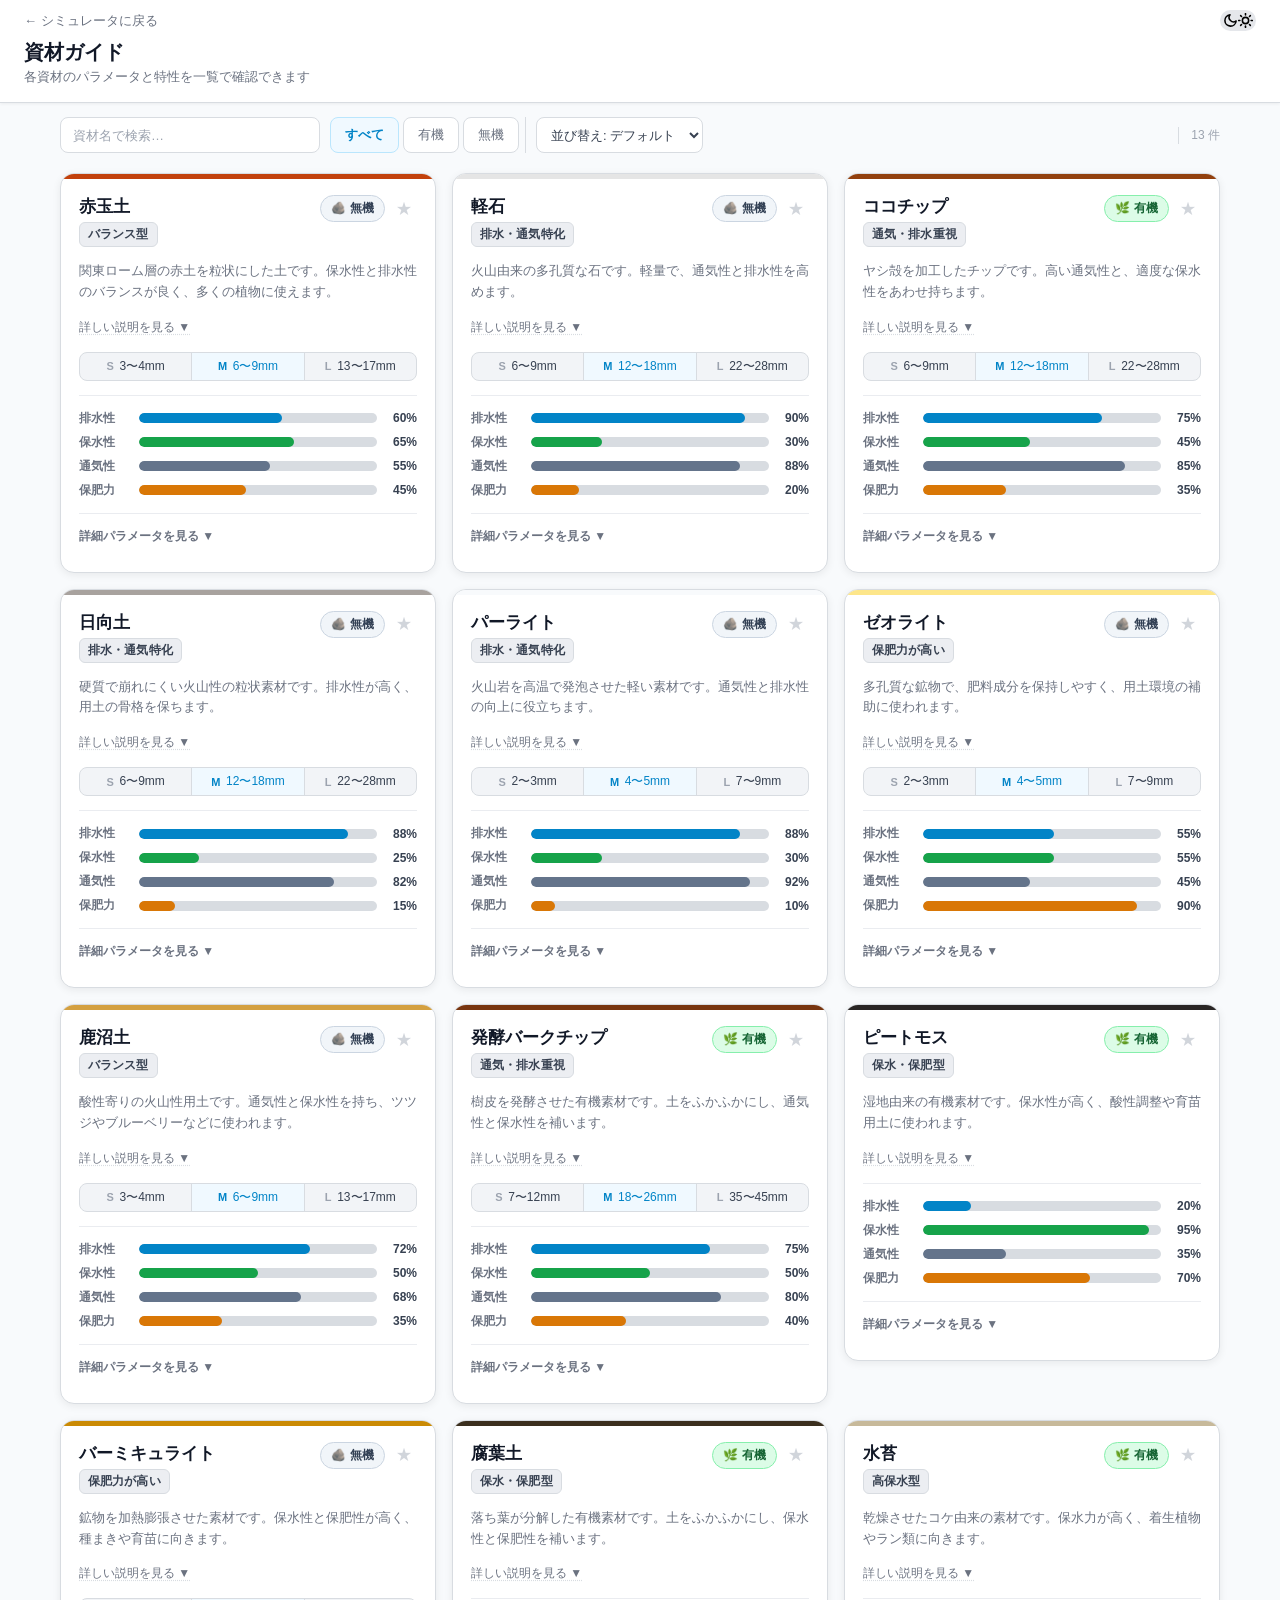
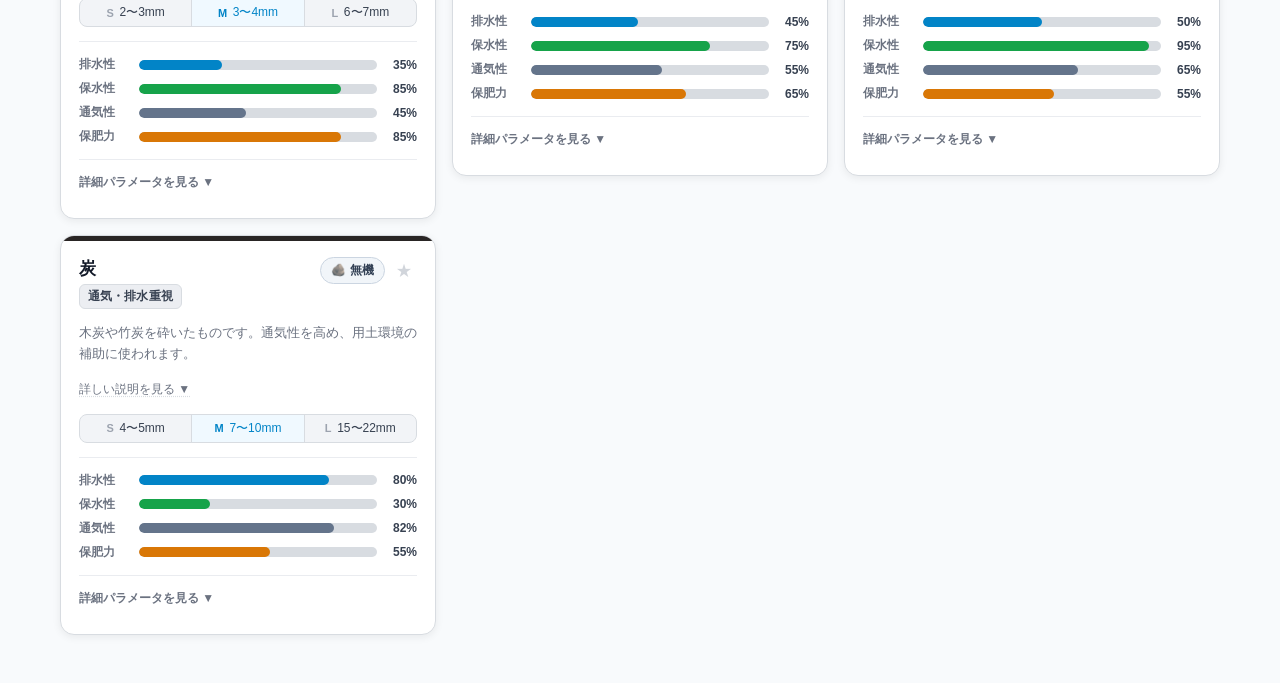
<file: materials_guide.html>
<!DOCTYPE html>
<html lang="ja">
<head>
  <!-- Google Tag Manager -->
  <script>(function (w, d, s, l, i) {
    w[l] = w[l] || []; w[l].push({
      'gtm.start':
        new Date().getTime(), event: 'gtm.js'
    }); var f = d.getElementsByTagName(s)[0],
      j = d.createElement(s), dl = l != 'dataLayer' ? '&l=' + l : ''; j.async = true; j.src =
        'https://www.googletagmanager.com/gtm.js?id=' + i + dl; f.parentNode.insertBefore(j, f);
  })(window, document, 'script', 'dataLayer', 'GTM-TNPCHX22');</script>
  <!-- End Google Tag Manager -->

  <meta charset="UTF-8">
  <meta http-equiv="Content-Security-Policy" content="object-src 'none'; base-uri 'self'; form-action 'self'">
  <meta name="viewport" content="width=device-width, initial-scale=1.0">
  <title>資材ガイド — 鉢充填シミュレータ</title>
  <link rel="icon" type="image/png" href="assets/favicon.png">
  <link rel="stylesheet" href="css/theme.css">
  <link rel="stylesheet" href="css/style.css">
  <link rel="stylesheet" href="css/materials_guide.css">
  <!-- Google Analytics -->
  <script async src="https://www.googletagmanager.com/gtag/js?id=G-M5JXTKJ163"></script>
  <script>
    window.dataLayer = window.dataLayer || [];
    function gtag(){dataLayer.push(arguments);}
    gtag('js', new Date());
    gtag('config', 'G-M5JXTKJ163');
  </script>
  <!-- FOUC防止: テーマ即時適用 -->
  <script src="js/theme.js"></script>
</head>

<body class="guide-page">
  <!-- Google Tag Manager (noscript) -->
  <noscript><iframe src="https://www.googletagmanager.com/ns.html?id=GTM-TNPCHX22" height="0" width="0"
      style="display:none;visibility:hidden"></iframe></noscript>
  <!-- End Google Tag Manager (noscript) -->

  <header class="guide-header">
    <div class="guide-header-top">
      <a href="index.html" class="guide-back">← シミュレータに戻る</a>
      <button class="theme-toggle" onclick="toggleTheme()" aria-label="ダーク/ライト切り替え">
        <svg class="theme-icon theme-icon-moon" width="15" height="15" viewBox="0 0 24 24" fill="none" stroke="currentColor" stroke-width="2.5" stroke-linecap="round" stroke-linejoin="round"><path d="M21 12.79A9 9 0 1 1 11.21 3 7 7 0 0 0 21 12.79z"/></svg>
        <svg class="theme-icon theme-icon-sun"  width="15" height="15" viewBox="0 0 24 24" fill="none" stroke="currentColor" stroke-width="2.5" stroke-linecap="round" stroke-linejoin="round"><circle cx="12" cy="12" r="5"/><line x1="12" y1="1" x2="12" y2="3"/><line x1="12" y1="21" x2="12" y2="23"/><line x1="4.22" y1="4.22" x2="5.64" y2="5.64"/><line x1="18.36" y1="18.36" x2="19.78" y2="19.78"/><line x1="1" y1="12" x2="3" y2="12"/><line x1="21" y1="12" x2="23" y2="12"/><line x1="4.22" y1="19.78" x2="5.64" y2="18.36"/><line x1="18.36" y1="5.64" x2="19.78" y2="4.22"/></svg>
      </button>
    </div>
    <div class="guide-header-inner">
      <h1 class="guide-title">資材ガイド</h1>
      <p class="guide-subtitle">各資材のパラメータと特性を一覧で確認できます</p>
    </div>
  </header>

  <!-- 検索・フィルタ・並び替え -->
  <div id="guide-toolbar">
    <input type="search" id="guide-search" placeholder="資材名で検索…" autocomplete="off">
    <div class="guide-filter-group">
      <button class="guide-filter-btn active" data-filter="all">すべて</button>
      <button class="guide-filter-btn" data-filter="organic">有機</button>
      <button class="guide-filter-btn" data-filter="inorganic">無機</button>
    </div>
    <select id="guide-sort">
      <option value="">並び替え: デフォルト</option>
      <option value="drainage">排水性 高い順</option>
      <option value="waterRetention">保水性 高い順</option>
      <option value="aeration">通気性 高い順</option>
      <option value="nutrientRetention">保肥力 高い順</option>
    </select>
    <span id="guide-count" class="guide-count"></span>
  </div>

  <main class="guide-main">
    <div id="card-grid" class="card-grid"></div>
    <p id="guide-empty" class="guide-empty" hidden>該当する資材が見つかりません</p>
  </main>

  <script src="js/materials.js"></script>
  <script src="js/materials_guide.js"></script>
</body>
</html>
</file>
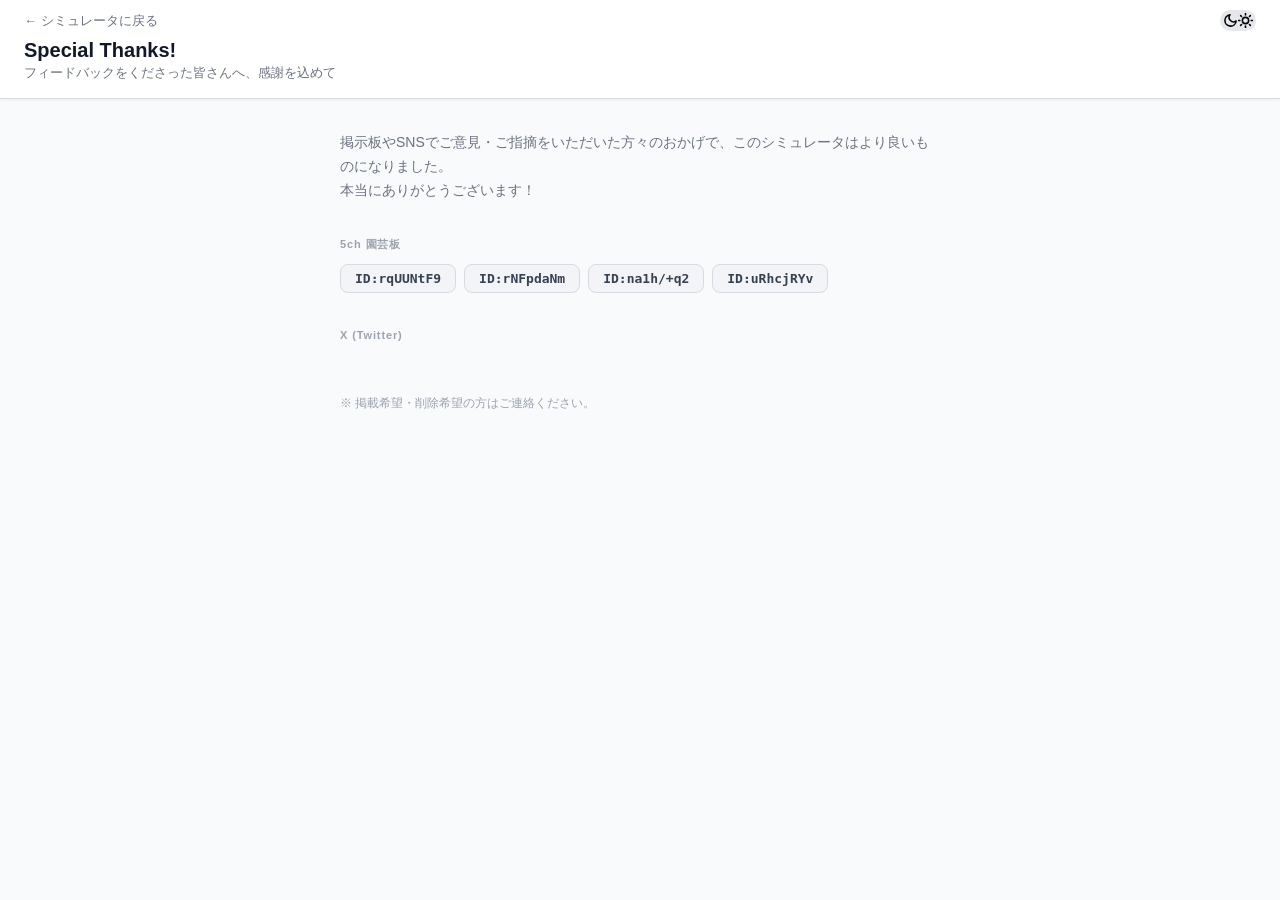
<file: thanks.html>
<!DOCTYPE html>
<html lang="ja">
<head>
  <meta charset="UTF-8">
  <meta http-equiv="Content-Security-Policy" content="object-src 'none'; base-uri 'self'; form-action 'self'">
  <meta name="viewport" content="width=device-width, initial-scale=1.0">
  <title>Special Thanks — 鉢充填シミュレータ</title>
  <link rel="icon" type="image/png" href="assets/favicon.png">
  <link rel="stylesheet" href="css/theme.css">
  <link rel="stylesheet" href="css/style.css">
  <link rel="stylesheet" href="css/materials_guide.css">
  <!-- Google Analytics -->
  <script async src="https://www.googletagmanager.com/gtag/js?id=G-M5JXTKJ163"></script>
  <script>
    window.dataLayer = window.dataLayer || [];
    function gtag(){dataLayer.push(arguments);}
    gtag('js', new Date());
    gtag('config', 'G-M5JXTKJ163');
  </script>
  <!-- FOUC防止: テーマ即時適用 -->
  <script src="js/theme.js"></script>
  <style>
    .thanks-body {
      max-width: 640px;
      margin: 0 auto;
      padding: 32px 20px 64px;
    }

    .thanks-lead {
      font-size: 14px;
      color: var(--text-3);
      line-height: 1.7;
      margin-bottom: 32px;
    }

    .thanks-section-title {
      font-size: 12px;
      font-weight: 700;
      letter-spacing: 0.08em;

      color: var(--text-4);
      margin-bottom: 12px;
    }

    .thanks-list {
      display: flex;
      flex-wrap: wrap;
      gap: 8px;
      list-style: none;
      padding: 0;
      margin: 0;
    }

    .thanks-list li {
      background: var(--bg-card);
      border: 1px solid var(--border);
      border-radius: 8px;
      padding: 6px 14px;
      font-size: 13px;
      font-weight: 600;
      color: var(--text-2);
      font-family: monospace, sans-serif;
    }

    .thanks-section {
      margin-bottom: 32px;
    }

    .thanks-section-label {
      display: inline-flex;
      align-items: center;
      gap: 6px;
      font-size: 11px;
      font-weight: 700;
      letter-spacing: 0.08em;

      color: var(--text-4);
      margin-bottom: 12px;
    }

    /* X (Twitter) リンクバッジ */
    .thanks-list a {
      display: block;
      text-decoration: none;
      color: inherit;
    }
    .thanks-list a:hover {
      color: var(--blue);
    }
    .thanks-list li.x-item {
      font-family: sans-serif;
      display: flex;
      align-items: center;
      gap: 6px;
      padding-right: 10px;
    }
    .x-icon {
      width: 12px;
      height: 12px;
      flex-shrink: 0;
      fill: currentColor;
      opacity: 0.5;
    }
    .thanks-list li.x-item a:hover .x-icon {
      opacity: 1;
    }

    .thanks-footer-note {
      margin-top: 40px;
      font-size: 12px;
      color: var(--text-4);
      line-height: 1.7;
    }
  </style>
</head>
<body class="guide-page">

  <header class="guide-header">
    <div class="guide-header-top">
      <a href="index.html" class="guide-back">← シミュレータに戻る</a>
      <button class="theme-toggle" onclick="toggleTheme()" aria-label="ダーク/ライト切り替え">
        <svg class="theme-icon theme-icon-moon" width="15" height="15" viewBox="0 0 24 24" fill="none" stroke="currentColor" stroke-width="2.5" stroke-linecap="round" stroke-linejoin="round"><path d="M21 12.79A9 9 0 1 1 11.21 3 7 7 0 0 0 21 12.79z"/></svg>
        <svg class="theme-icon theme-icon-sun"  width="15" height="15" viewBox="0 0 24 24" fill="none" stroke="currentColor" stroke-width="2.5" stroke-linecap="round" stroke-linejoin="round"><circle cx="12" cy="12" r="5"/><line x1="12" y1="1" x2="12" y2="3"/><line x1="12" y1="21" x2="12" y2="23"/><line x1="4.22" y1="4.22" x2="5.64" y2="5.64"/><line x1="18.36" y1="18.36" x2="19.78" y2="19.78"/><line x1="1" y1="12" x2="3" y2="12"/><line x1="21" y1="12" x2="23" y2="12"/><line x1="4.22" y1="19.78" x2="5.64" y2="18.36"/><line x1="18.36" y1="5.64" x2="19.78" y2="4.22"/></svg>
      </button>
    </div>
    <div class="guide-header-inner">
      <h1 class="guide-title">Special Thanks!</h1>
      <p class="guide-subtitle">フィードバックをくださった皆さんへ、感謝を込めて</p>
    </div>
  </header>

  <div class="thanks-body">
    <p class="thanks-lead">
      掲示板やSNSでご意見・ご指摘をいただいた方々のおかげで、このシミュレータはより良いものになりました。<br>
      本当にありがとうございます！
    </p>

    <!-- 5ch -->
    <div class="thanks-section">
      <p class="thanks-section-label">5ch 園芸板</p>
      <ul class="thanks-list">
        <li>ID:rqUUNtF9</li>
        <li>ID:rNFpdaNm</li>
        <li>ID:na1h/+q2</li>
        <li>ID:uRhcjRYv</li>
      </ul>
    </div>

    <!-- X -->
    <div class="thanks-section">
      <p class="thanks-section-label">X (Twitter)</p>
      <ul class="thanks-list">
        <!-- <li class="x-item">
          <a href="https://x.com/dummy_hanaya01" target="_blank" rel="noopener noreferrer">
            <svg class="x-icon" viewBox="0 0 24 24" xmlns="http://www.w3.org/2000/svg"><path d="M18.244 2.25h3.308l-7.227 8.26 8.502 11.24H16.17l-4.714-6.231-5.401 6.231H2.746l7.73-8.835L1.254 2.25H8.08l4.253 5.622L18.244 2.25zm-1.161 17.52h1.833L7.084 4.126H5.117z"/></svg>
            花屋のおっさん
          </a>
        </li> -->
      </ul>
    </div>

    <p class="thanks-footer-note">
      ※ 掲載希望・削除希望の方はご連絡ください。
    </p>
  </div>

</body>
</html>
</file>
<file: css/theme.css>
/* ═══════════════════════════════════════════════════════════════
   theme.css — ダークモード テーマ変数 & コンポーネント上書きルール
   ═══════════════════════════════════════════════════════════════

   将来的に sepia / high-contrast テーマを追加する場合は
   html[data-theme="sepia"] { ... } ブロックを追加するだけでよい。
   ═══════════════════════════════════════════════════════════════ */

/* ─────────────────────────────────────────────
   CSS デザイントークン: ライトモード（デフォルト）
   ───────────────────────────────────────────── */
:root {
  /* Backgrounds */
  --bg-body:   #F8FAFC;
  --bg-panel:  #FFFFFF;
  --bg-card:   #F2F4F7;   /* #F9FAFB → 白との差を明確化 */
  --bg-subtle: #ECEEF2;   /* #F3F4F6 → 1段濃く */

  /* Text */
  --text-1:   #111827;
  --text-2:   #374151;
  --text-3:   #6B7280;
  --text-4:   #9CA3AF;
  --text-dis: #C4C9D4;

  /* Borders */
  --border:   #D8DCE1;   /* #E5E7EB → 視認できる濃さに */
  --border-2: #EAECF0;   /* #F3F4F6 → 区切り線として認識できる濃さに */
  --border-3: #EFEFEF;

  /* Brand accent (意味色: ライト・ダーク共通で判別できるよう調整) */
  --green:      #16A34A;
  --green-dark: #15803D;
  --green-bg:   #F0FDF4;
  --green-brd:  #BBF7D0;
  --blue:       #0284C7;
  --blue-dark:  #0369A1;
  --blue-bg:    #F0F9FF;
  --blue-brd:   #BAE6FD;
  --orange:     #D97706;
  --orange-bg:  #FEF3C7;
  --orange-brd: #FED7AA;
  --purple:     #7C3AED;
  --purple-bg:  #F5F3FF;
  --purple-brd: #DDD6FE;

  /* Overlays */
  --overlay-bg:    rgba(255,255,255,0.82);
  --guide-bg:      rgba(255,255,255,0.78);
  --modal-overlay: rgba(0,0,0,0.45);
}

/* ─────────────────────────────────────────────
   CSS デザイントークン: ダークモード
   ───────────────────────────────────────────── */
html[data-theme="dark"] {
  /* Backgrounds */
  --bg-body:   #0D1117;
  --bg-panel:  #161B22;
  --bg-card:   #181D26;   /* #1C2430 → わずかに暗く、パネルとの差を整理 */
  --bg-subtle: #1C2230;   /* #21262D → カードより沈んだ領域 */

  /* Text */
  --text-1:   #E6EDF3;
  --text-2:   #C9D1D9;
  --text-3:   #7C8A95;   /* #8B949E → サブテキストをさらに沈める */
  --text-4:   #4E5861;   /* #586069 → 最低優先情報を後退 */
  --text-dis: #3D4450;

  /* Borders */
  --border:   #232B38;   /* #2A3442 → 薄く、主張を抑える */
  --border-2: #1E2530;   /* #21262D → さらに薄く */
  --border-3: #1E2530;

  /* Brand accent (ダーク背景での視認性に最適化) */
  --green:      #3FB950;
  --green-dark: #2EA043;
  --green-bg:   #0A1F10;
  --green-brd:  #1A4731;
  --blue:       #58A6FF;
  --blue-dark:  #388BFD;
  --blue-bg:    #051B30;
  --blue-brd:   #1F3A5F;
  --orange:     #FFA657;
  --orange-bg:  #1C0F00;
  --orange-brd: #5C3500;
  --purple:     #BC8CFF;
  --purple-bg:  #1A0B36;
  --purple-brd: #3D1A75;

  /* Overlays */
  --overlay-bg:    rgba(13,17,23,0.90);
  --guide-bg:      rgba(22,27,34,0.92);
  --modal-overlay: rgba(0,0,0,0.65);
}


/* ═══════════════════════════════════════════════
   テーマトグルボタン（PC / モバイル 共通）
   ═══════════════════════════════════════════════ */

/* rp-header に flex 配置（PC: 配合分析タイトル + トグルボタン） */
.rp-header {
  display: flex;
  align-items: center;
  justify-content: space-between;
}

/* ── ピル型テーマトグル ── */
.theme-toggle {
  display: flex;
  align-items: center;
  background: #E5E7EB;
  border: none;
  border-radius: 9999px;
  padding: 3px;
  cursor: pointer;
  flex-shrink: 0;
  touch-action: manipulation;
  gap: 0;
}

.theme-pill-opt {
  display: flex;
  align-items: center;
  justify-content: center;
  width: 28px;
  height: 28px;
  border-radius: 9999px;
  transition: background 0.22s, color 0.22s, box-shadow 0.22s;
}

/* ライトモード: 太陽 = アクティブ（白チップ）、月 = 非アクティブ */
.theme-opt-light {
  background: #FFFFFF;
  color: #374151;
  box-shadow: 0 1px 3px rgba(0,0,0,0.14);
}
.theme-opt-dark {
  background: transparent;
  color: #9CA3AF;
}

/* ダークモード: 月 = アクティブ（パネル色チップ）、太陽 = 非アクティブ */
html[data-theme="dark"] .theme-toggle {
  background: var(--bg-subtle);
}
html[data-theme="dark"] .theme-opt-light {
  background: transparent;
  color: var(--text-4);
  box-shadow: none;
}
html[data-theme="dark"] .theme-opt-dark {
  background: var(--bg-panel);
  color: var(--text-1);
  box-shadow: 0 1px 4px rgba(0,0,0,0.40);
}

/* モバイルヘッダー内のブランドグループ */
.mobile-header-brand {
  display: flex;
  flex-direction: column;
  align-items: flex-start;
  gap: 4px;
}


/* ─────────────── 比較モードバッジ ─────────────── */
.cmp-mode-badge {
  display: none;
  font-size: 10px;
  font-weight: 700;
  font-family: sans-serif;
  letter-spacing: 0.02em;
  color: #1D4ED8;
  background: #DBEAFE;
  border: 1px solid #93C5FD;
  padding: 2px 8px;
  border-radius: 5px;
  white-space: nowrap;
  flex-shrink: 0;
}
.cmp-mode-badge.visible {
  display: inline-flex;
  align-items: center;
}
html[data-theme="dark"] .cmp-mode-badge {
  color: var(--blue);
  background: var(--blue-bg);
  border-color: var(--blue-brd);
}

/* 右パネルヘッダー: タイトル+バッジのグループ */
.rp-header-title-group {
  display: flex;
  align-items: center;
  gap: 8px;
  min-width: 0;
}


/* ═══════════════════════════════════════════════
   ロゴ: ダーク背景で視認できるよう反転
   ═══════════════════════════════════════════════ */
html[data-theme="dark"] #mobile-logo,
html[data-theme="dark"] #app-logo {
  filter: brightness(0) invert(1);
  opacity: 0.9;
}


/* ═══════════════════════════════════════════════
   ダークモード: グローバル上書き
   ═══════════════════════════════════════════════ */

/* ── Body ── */
html[data-theme="dark"] body {
  background: var(--bg-body);
  color: var(--text-2);
}

/* ── 左パネル ── */
html[data-theme="dark"] #panel {
  background: var(--bg-panel);
  border-color: var(--border);
  box-shadow: 2px 0 12px rgba(0,0,0,0.30);
}

html[data-theme="dark"] #panel-fixed-top {
  background: var(--bg-panel);
  border-color: var(--border);
}

/* ── 右パネル ── */
html[data-theme="dark"] #right-panel {
  background: var(--bg-panel);
  border-color: var(--border);
  box-shadow: -2px 0 12px rgba(0,0,0,0.30);
}

/* ── モバイルヘッダー ── */
html[data-theme="dark"] #mobile-header {
  background: var(--bg-panel);
  border-color: var(--border-3);
}

html[data-theme="dark"] #mobile-sub,
html[data-theme="dark"] #app-sub {
  color: var(--text-4);
}

/* ── 下部アクションバー (モバイル固定) ── */
html[data-theme="dark"] #center-actions {
  background: var(--bg-panel);
  border-color: var(--border);
  box-shadow: 0 -2px 12px rgba(0,0,0,0.30);
}

html[data-theme="dark"] #center-actions .act-group-reset {
  border-top-color: var(--border-2);
}

/* ── アプリヘッダー (PC) ── */
html[data-theme="dark"] #app-header {
  border-color: var(--border);
}

/* ── 左パネル下部アクション (PC) ── */
html[data-theme="dark"] #sec-actions {
  background: var(--bg-panel);
  border-color: var(--border);
  box-shadow: 0 -2px 8px rgba(0,0,0,0.20);
}

/* ─────────────── ラベル・テキスト ─────────────── */
html[data-theme="dark"] .ctrl-label      { color: var(--text-3); }
html[data-theme="dark"] .rp-title        { color: var(--text-1); }
html[data-theme="dark"] .chart-label     { color: var(--text-2); }
html[data-theme="dark"] .bar-label       { color: var(--text-3); }
html[data-theme="dark"] .detail-label    { color: var(--text-3); }
html[data-theme="dark"] .gran-label      { color: var(--text-4); }
html[data-theme="dark"] .bar-icon        { color: var(--text-4); }
html[data-theme="dark"] .split-label     { color: var(--text-2); }
html[data-theme="dark"] .split-vals      { color: var(--text-4); }
html[data-theme="dark"] .bar-pct         { color: var(--text-1); }
html[data-theme="dark"] .mms-pct         { color: var(--text-1); }
html[data-theme="dark"] .ratio-val       { color: var(--text-2); }
html[data-theme="dark"] .ratio-val-zero  { color: var(--text-4); }
html[data-theme="dark"] .preset-label    { color: var(--text-4); }
html[data-theme="dark"] .mms-title       { color: var(--text-4); }
html[data-theme="dark"] .mratio-label    { color: var(--text-4); }
html[data-theme="dark"] .cmp-section-title { color: var(--text-4); }
html[data-theme="dark"] .inf-title       { color: var(--text-4); }
html[data-theme="dark"] .mcmp-causes-title { color: var(--text-4); }

/* ─────────────── 区切り線 ─────────────── */
html[data-theme="dark"] .rp-header         { border-color: var(--border); }
html[data-theme="dark"] #guide-link-panel  { border-color: var(--border-2); color: var(--text-4); }
html[data-theme="dark"] #feedback-link     { color: var(--text-4); }
html[data-theme="dark"] #disclaimer-wrap   { border-color: var(--border-2); }
html[data-theme="dark"] #feedback-link a         { color: var(--text-3); }
html[data-theme="dark"] #feedback-link a:hover   { color: var(--text-1); }
html[data-theme="dark"] .feedback-caption        { color: var(--text-3); }
html[data-theme="dark"] .feedback-sub            { color: var(--text-4); }
html[data-theme="dark"] #feedback-link a.feedback-btn        { background: var(--green); color: #FFFFFF; box-shadow: 0 0 10px rgba(63,185,80,0.22); }
html[data-theme="dark"] #feedback-link a.feedback-btn:hover  { background: var(--green-dark); color: #FFFFFF; box-shadow: 0 2px 12px rgba(63,185,80,0.32); }
html[data-theme="dark"] #guide-link a            { color: var(--blue); }
html[data-theme="dark"] #guide-link              { color: var(--text-4); }
html[data-theme="dark"] #guide-link-panel:hover  { color: var(--blue); }

/* ─────────────── タブナビ ─────────────── */
html[data-theme="dark"] #tab-nav,
html[data-theme="dark"] #rp-tab-nav {
  background: var(--bg-subtle);
}

html[data-theme="dark"] .tab-btn,
html[data-theme="dark"] .rp-tab-btn {
  color: var(--text-3);
  background: transparent;
}

html[data-theme="dark"] .tab-btn.active,
html[data-theme="dark"] .rp-tab-btn.active {
  background: var(--bg-panel);
  color: var(--text-1);
  box-shadow: 0 1px 4px rgba(0,0,0,0.30);
}

/* ─────────────── 鉢サイズボタン ─────────────── */
html[data-theme="dark"] .size-btn {
  background: var(--bg-card);
  border-color: var(--border);
  color: var(--text-2);
}

html[data-theme="dark"] .size-btn.active {
  background: var(--green);
  border-color: var(--green);
  color: #FFFFFF;
}

html[data-theme="dark"] .size-btn:hover:not(.active) {
  border-color: var(--green);
  color: var(--green);
  background: var(--green-bg);
}

/* ─────────────── プリセットボタン ─────────────── */
html[data-theme="dark"] .preset-btn {
  background: var(--bg-card);
  border-color: var(--border);
  color: var(--text-3);
}

html[data-theme="dark"] .preset-btn:hover {
  background: var(--bg-subtle);
  color: var(--text-2);
  border-color: var(--text-4);
}

html[data-theme="dark"] .preset-btn.active {
  background: var(--blue-bg);
  border-color: var(--blue-brd);
  color: var(--blue);
}

/* ─────────────── 資材カード ─────────────── */
html[data-theme="dark"] .obj-card {
  background: var(--bg-card);
  border-color: var(--border);
  box-shadow: 0 2px 8px rgba(0,0,0,0.25);
}

html[data-theme="dark"] .obj-name { color: var(--text-1); }

html[data-theme="dark"] .obj-size-btn {
  background: var(--bg-panel);
  border-color: var(--border);
  color: var(--text-2);
}

html[data-theme="dark"] .obj-size-btn.active {
  background: var(--green);
  border-color: var(--green);
  color: #FFFFFF;
}

html[data-theme="dark"] .obj-size-btn:hover:not(.active):not(:disabled) {
  border-color: var(--green);
  color: var(--green);
  background: var(--green-bg);
}

html[data-theme="dark"] .size-grain-label { color: var(--text-1); }
html[data-theme="dark"] .size-grain-hint  { color: var(--text-4); }
html[data-theme="dark"] .size-grain-dot   { background: var(--text-4); }

/* ─────────────── 資材アコーディオン ─────────────── */
html[data-theme="dark"] .mat-accordion-header {
  background: var(--bg-subtle);
  color: var(--text-3);
}

html[data-theme="dark"] .mat-accordion-arrow { color: var(--text-4); }

html[data-theme="dark"] .mat-header-action { color: var(--text-3); }
html[data-theme="dark"] .mat-header-action:hover { background: var(--bg-card); color: var(--text-1); }
html[data-theme="dark"] .mat-header-action:active { background: var(--border); }

/* ─────────────── 市販の用土 ─────────────── */
html[data-theme="dark"] .commercial-item {
  background: var(--bg-panel);
  border-color: var(--border);
}

html[data-theme="dark"] .commercial-item:hover,
html[data-theme="dark"] .commercial-item.selected {
  border-color: var(--purple);
  background: var(--purple-bg);
}

html[data-theme="dark"] .commercial-name    { color: var(--text-1); }
html[data-theme="dark"] .commercial-desc    { color: var(--text-4); }
html[data-theme="dark"] .commercial-category {
  background: var(--bg-subtle);
  color: var(--text-3);
}

html[data-theme="dark"] #base-label {
  color: var(--purple);
  background: var(--purple-bg);
  border-color: var(--purple-brd);
}

/* ─────────────── 資材タグ ─────────────── */
html[data-theme="dark"] .mat-tag[data-tag="有機"]     { background: #0A1F10; color: #3FB950; border-color: #1A4731; }
html[data-theme="dark"] .mat-tag[data-tag="無機"]     { background: var(--bg-subtle); color: var(--text-3); border-color: var(--border); }
html[data-theme="dark"] .mat-tag[data-tag="排水"]     { background: var(--blue-bg);   color: var(--blue);   border-color: var(--blue-brd); }
html[data-theme="dark"] .mat-tag[data-tag="通気"]     { background: var(--blue-bg);   color: var(--blue);   border-color: var(--blue-brd); }
html[data-theme="dark"] .mat-tag[data-tag="保水"]     { background: var(--green-bg);  color: var(--green);  border-color: var(--green-brd); }
html[data-theme="dark"] .mat-tag[data-tag="保肥"]     { background: var(--orange-bg); color: var(--orange); border-color: var(--orange-brd); }
html[data-theme="dark"] .mat-tag[data-tag="バランス"] { background: var(--bg-subtle); color: var(--text-3); border-color: var(--border); }

/* ─────────────── アクションボタン ─────────────── */
html[data-theme="dark"] .act-start {
  background: var(--green);
  box-shadow: 0 0 12px rgba(63,185,80,0.28);
}
html[data-theme="dark"] .act-start:hover {
  background: var(--green-dark);
  box-shadow: 0 4px 14px rgba(63,185,80,0.38);
}
html[data-theme="dark"] .act-start:active {
  transform: scale(0.97);
  box-shadow: 0 0 6px rgba(63,185,80,0.18);
}

html[data-theme="dark"] .act-share         { background: var(--blue-bg);  color: var(--blue);   border-color: var(--blue-brd); }
html[data-theme="dark"] .act-share:hover:not(:disabled)  { background: #082040; box-shadow: 0 0 0 3px rgba(88,166,255,0.18); border-color: var(--blue); }
html[data-theme="dark"] .act-share:active:not(:disabled) { background: #0A2A50; transform: scale(0.97); box-shadow: none; }
html[data-theme="dark"] .act-share:disabled {
  background: var(--bg-subtle);
  color: var(--text-4);
  border-color: var(--border);
}

html[data-theme="dark"] .act-air                 { background: var(--blue-bg);  color: var(--blue);   border-color: var(--blue-brd); }
html[data-theme="dark"] .act-air:hover:not(.active)    { background: #082040; box-shadow: 0 2px 8px rgba(88,166,255,0.15); }
html[data-theme="dark"] .act-air:active:not(.active)   { transform: scale(0.97); box-shadow: none; }
html[data-theme="dark"] .act-air.active           { background: var(--blue); color: #FFFFFF; border-color: var(--blue); }
html[data-theme="dark"] .act-air.active:hover     { background: var(--blue-dark); box-shadow: 0 4px 10px rgba(88,166,255,0.30); }
html[data-theme="dark"] .act-air.active:active    { transform: scale(0.97); box-shadow: none; }

html[data-theme="dark"] .act-reset        { background: var(--orange-bg);  color: var(--orange);  border-color: var(--orange-brd); }
html[data-theme="dark"] .act-reset:hover  { background: #261500; border-color: var(--orange); color: var(--orange); }

html[data-theme="dark"] .act-clear        { background: var(--bg-subtle); color: var(--text-4); border-color: var(--border); }
html[data-theme="dark"] .act-clear:hover  { background: var(--bg-card);   color: var(--text-3); border-color: var(--text-4); }

/* 再投入ボタン (モバイル: !important 上書きが必要) */
html[data-theme="dark"] #reinvestBtn {
  background: var(--bg-subtle) !important;
  border-color: var(--border) !important;
  color: var(--text-2) !important;
}
html[data-theme="dark"] #reinvestBtn:hover {
  background: var(--bg-card) !important;
  border-color: var(--text-4) !important;
  color: var(--text-1) !important;
}

/* ─────────────── お気に入りボタン ─────────────── */
html[data-theme="dark"] .fav-btn            { color: var(--border); }
html[data-theme="dark"] .fav-btn:hover      { color: var(--orange); }
html[data-theme="dark"] .fav-btn.active     { color: var(--orange); background: var(--orange-bg); }
html[data-theme="dark"] .fav-btn.active:hover { color: var(--orange); }

/* ─────────────── モバイルメトリクス sticky バー ─────────────── */
html[data-theme="dark"] #mobile-metrics-sticky {
  background: var(--bg-card);
  border-color: var(--border);
  box-shadow: 0 2px 8px rgba(0,0,0,0.30);
}

html[data-theme="dark"] .mms-track { background: var(--bg-subtle); }

html[data-theme="dark"] .mms-compare-btn {
  color: var(--blue);
  background: var(--blue-bg);
  border-color: var(--blue-brd);
}

html[data-theme="dark"] .mms-compare-btn:active { background: #082040; }

html[data-theme="dark"] .mms-reset-btn {
  color: var(--text-4);
  background: var(--bg-card);
  border-color: var(--border);
}

html[data-theme="dark"] .mms-reset-btn:active {
  background: var(--bg-subtle);
  color: var(--text-3);
}

html[data-theme="dark"] .mms-share-btn {
  color: var(--blue);
  background: var(--blue-bg);
  border-color: var(--blue-brd);
}

html[data-theme="dark"] .mms-share-btn:active { background: #082040; }

/* ─────────────── PCメトリクスカード ─────────────── */
html[data-theme="dark"] #pc-metrics-card {
  background: var(--bg-card);
  border-color: var(--border);
  box-shadow: 0 2px 8px rgba(0,0,0,0.25);
}

/* ─────────────── バーグラフブロック ─────────────── */
html[data-theme="dark"] .bars-block {
  background: var(--bg-card);
  border-color: var(--border);
  box-shadow: 0 2px 8px rgba(0,0,0,0.25);
}

html[data-theme="dark"] .bar-track { background: #1A222D; }

/* バーfill: ダーク背景で識別しやすいよう微増輝度 */
html[data-theme="dark"] .bar-drainage { background: #3DB4FF; }
html[data-theme="dark"] .bar-water    { background: #3DDC84; }
html[data-theme="dark"] .bar-aeration { background: #94A3B8; }
html[data-theme="dark"] .bar-nutrient { background: #FFBE7A; }

/* ─────────────── チャートブロック (有機/無機, 保肥力) ─────────────── */
html[data-theme="dark"] .chart-block {
  background: var(--bg-card);
  border-color: var(--border);
  box-shadow: 0 2px 8px rgba(0,0,0,0.25);
}

html[data-theme="dark"] .split-bar-track { background: var(--border); }

/* ─────────────── 評価ラベル ─────────────── */
html[data-theme="dark"] #eval-block {
  background: var(--green-bg);
  border-color: var(--green-brd);
}

html[data-theme="dark"] #eval-main { color: var(--green); }
html[data-theme="dark"] #eval-sub  { color: var(--text-3); }

/* ─────────────── 詳細パラメータ アコーディオン ─────────────── */
html[data-theme="dark"] .detail-accordion { border-color: var(--border); }

html[data-theme="dark"] .detail-toggle-btn {
  background: var(--bg-card);
  color: var(--text-3);
  border-bottom-color: transparent;
}

html[data-theme="dark"] .detail-toggle-btn:hover {
  background: var(--bg-subtle);
  color: var(--text-2);
}

html[data-theme="dark"] .detail-toggle-btn[aria-expanded="true"] {
  border-bottom-color: var(--border);
}

html[data-theme="dark"] .detail-toggle-chevron { color: var(--text-4); }

html[data-theme="dark"] .detail-inner { background: var(--bg-card); }

/* ─────────────── 影響資材ブロック ─────────────── */
html[data-theme="dark"] #influence-block {
  background: var(--bg-card);
  border-color: var(--border);
}

html[data-theme="dark"] .inf-param    { color: var(--text-3); }
html[data-theme="dark"] .inf-arrow    { color: var(--border); }
html[data-theme="dark"] .inf-dot      { color: var(--border); }
html[data-theme="dark"] .inf-mat      { color: var(--text-1); }

/* ─────────────── 配合割合 ─────────────── */
html[data-theme="dark"] #mix-ratio-panel { border-bottom-color: var(--border-2); }
html[data-theme="dark"] #mix-ratio-bar { background: var(--bg-subtle); }

html[data-theme="dark"] .mratio-item   { color: var(--text-2); }
html[data-theme="dark"] .mratio-pct    { color: var(--text-3); }
html[data-theme="dark"] .mratio-vol    { color: var(--text-4); }
html[data-theme="dark"] .mratio-note   { color: var(--text-4); }

/* ─────────────── 鉢容量情報 ─────────────── */
html[data-theme="dark"] .pot-volume-info {
  color: var(--text-3);
  border-top-color: var(--border-2);
}

html[data-theme="dark"] #mobile-pot-info {
  background: var(--bg-subtle);
  color: var(--text-3);
}

/* ─────────────── 配合サマリーチップ ─────────────── */
html[data-theme="dark"] .mix-chip {
  color: var(--text-1);
  background: var(--bg-card);
  border-color: var(--border);
}

html[data-theme="dark"] .mix-chip-more {
  color: var(--text-4);
  background: var(--bg-subtle);
  border-color: var(--border);
}

html[data-theme="dark"] .mix-chip-vol { color: var(--text-4); }

/* ─────────────── ツールチップ ─────────────── */
html[data-theme="dark"] .tip-icon {
  color: var(--text-4);
  background: var(--bg-subtle);
}

html[data-theme="dark"] .tip-icon:hover,
html[data-theme="dark"] .tip-icon.tip-active {
  color: var(--text-2);
  background: var(--border);
}

html[data-theme="dark"] #tooltip {
  background: var(--bg-card);
  color: var(--text-1);
  border-color: var(--border);
  box-shadow: 0 2px 10px rgba(0,0,0,0.40);
}

/* ─────────────── ローディング / 空状態オーバーレイ ─────────────── */
html[data-theme="dark"] #loading-state-inner,
html[data-theme="dark"] #empty-state-inner {
  background: var(--overlay-bg);
  border-color: var(--border);
}

html[data-theme="dark"] #loading-spinner {
  border-color: var(--border);
  border-top-color: var(--text-3);
}

html[data-theme="dark"] #loading-state-msg,
html[data-theme="dark"] #empty-state-msg  { color: var(--text-2); }
html[data-theme="dark"] #loading-state-sub,
html[data-theme="dark"] #empty-state-sub  { color: var(--text-4); }
html[data-theme="dark"] #loadingCancelBtn {
  color: var(--text-4);
  border-color: var(--border);
}
html[data-theme="dark"] #loadingCancelBtn:hover {
  background: var(--btn-bg);
  color: var(--text-3);
}

/* ─────────────── キャンバスガイド ─────────────── */
html[data-theme="dark"] #canvas-guide-inner {
  background: var(--guide-bg);
  border-color: var(--border);
  box-shadow: 0 2px 16px rgba(0,0,0,0.30);
}

html[data-theme="dark"] .cg-title { color: var(--text-2); }
html[data-theme="dark"] .cg-steps li { color: var(--text-3); }
html[data-theme="dark"] .cg-steps li::before {
  background: var(--bg-subtle);
  color: var(--text-2);
}

/* ─────────────── 鉢ヒント ─────────────── */
html[data-theme="dark"] #pot-hint { color: var(--text-4); }

/* ─────────────── 免責文言 ─────────────── */
html[data-theme="dark"] #disclaimer-summary       { color: var(--border); }
html[data-theme="dark"] #disclaimer               { color: var(--text-4); }

/* ─────────────── 共有モーダル ─────────────── */
html[data-theme="dark"] #share-modal { background: var(--modal-overlay); }

html[data-theme="dark"] .share-modal-box {
  background: var(--bg-panel);
  box-shadow: 0 8px 32px rgba(0,0,0,0.50);
}

html[data-theme="dark"] .share-modal-title       { color: var(--text-1); }
html[data-theme="dark"] .share-modal-close-x      { color: var(--text-4); }
html[data-theme="dark"] .share-modal-close-x:hover { color: var(--text-3); }
html[data-theme="dark"] .share-modal-close        { color: var(--text-4); }
html[data-theme="dark"] .share-modal-close:hover  { color: var(--text-3); }

html[data-theme="dark"] .share-section-label { color: var(--text-4); }
html[data-theme="dark"] .share-shuffle-btn        { color: var(--blue); border-color: var(--blue-brd); }
html[data-theme="dark"] .share-shuffle-btn:hover  { background: var(--blue-bg); border-color: var(--blue); }
html[data-theme="dark"] .share-action-save-link   { color: var(--text-4); }
html[data-theme="dark"] .share-action-save-link:hover { color: var(--text-3); }

html[data-theme="dark"] .share-preview-wrap { background: #1E293B; }
html[data-theme="dark"] .share-preview-msg  { color: var(--text-3); }

html[data-theme="dark"] .share-action-primary {
  background: var(--bg-card);
  color: var(--text-1);
  border: 1px solid var(--border);
}
html[data-theme="dark"] .share-action-primary:hover { background: var(--bg-subtle); }

html[data-theme="dark"] .share-action-secondary {
  background: var(--bg-subtle);
  color: var(--text-2);
  border-color: var(--border) !important;
}
html[data-theme="dark"] .share-action-secondary:hover { background: var(--border); }

html[data-theme="dark"] .share-action-note { color: var(--text-4); }

html[data-theme="dark"] .share-url-input {
  background: var(--bg-card);
  border-color: var(--border);
  color: var(--text-3);
}
html[data-theme="dark"] .share-url-label { color: var(--text-4); }

html[data-theme="dark"] .share-url-copy-btn {
  background: var(--bg-subtle);
  color: var(--text-3);
  border-color: var(--border);
}
html[data-theme="dark"] .share-url-copy-btn:hover {
  background: var(--border);
  color: var(--text-2);
}
html[data-theme="dark"] .share-url-copy-btn:active { background: var(--bg-subtle); }
html[data-theme="dark"] .share-url-copy-btn.copied {
  background: var(--green-bg);
  color: var(--green);
  border-color: var(--green-brd);
}

/* ─────────────── 比較保存ボタン ─────────────── */
html[data-theme="dark"] .save-compare-btn {
  background: var(--bg-card);
  border-color: var(--border);
  color: var(--text-2);
}

html[data-theme="dark"] .save-compare-btn:hover {
  border-color: var(--blue);
  color: var(--blue);
  background: var(--blue-bg);
}

/* ─────────────── 比較ブロック ─────────────── */
html[data-theme="dark"] .cmp-header {
  background: var(--bg-card);
  border-color: var(--border);
}

html[data-theme="dark"] .cmp-lbl-badge.cmp-lbl-a {
  background: var(--bg-subtle);
  color: var(--text-3);
  border-color: var(--border);
}

html[data-theme="dark"] .cmp-lbl-badge.cmp-lbl-b {
  background: var(--blue-bg);
  color: var(--blue);
  border-color: var(--blue-brd);
}

html[data-theme="dark"] .cmp-action-btn {
  background: var(--bg-panel);
  border-color: var(--border);
  color: var(--text-2);
}

html[data-theme="dark"] .cmp-action-btn:hover {
  background: var(--bg-card);
  border-color: var(--text-4);
}

html[data-theme="dark"] .cmp-action-clear:hover {
  color: #F87171;
  border-color: #5C1515;
  background: #1F0A0A;
}

html[data-theme="dark"] .cmp-block {
  background: var(--bg-card);
  border-color: var(--border);
  box-shadow: 0 2px 8px rgba(0,0,0,0.25);
}

html[data-theme="dark"] .cmp-metric-label   { color: var(--text-2); }
html[data-theme="dark"] .cmp-bar-track      { background: var(--bg-subtle); }
html[data-theme="dark"] .cmp-metric-row     { border-color: var(--border-2); }
html[data-theme="dark"] .cmp-val-num        { color: var(--text-1); }
html[data-theme="dark"] .cmp-row-a .cmp-val-num { color: var(--text-4); }
html[data-theme="dark"] .cmp-row-b .cmp-val-num { color: var(--text-1); }

html[data-theme="dark"] .cmp-verdict-a  { background: var(--bg-subtle);  color: var(--text-3); }
html[data-theme="dark"] .cmp-verdict-b  { background: var(--blue-bg);    color: var(--blue);   }
html[data-theme="dark"] .cmp-verdict-eq { background: var(--bg-subtle);  color: var(--text-4); }

html[data-theme="dark"] .cmp-summary-direction {
  color: var(--text-1);
  border-color: var(--border-2);
}

html[data-theme="dark"] .cmp-summary-item         { color: var(--text-2); }
html[data-theme="dark"] .cmp-summary-item::before { color: var(--border); }

html[data-theme="dark"] .cmp-matdiff-name     { color: var(--text-2); }
html[data-theme="dark"] .cmp-matdiff-top      { background: var(--bg-subtle); }
html[data-theme="dark"] .cmp-matdiff-top .cmp-matdiff-name { color: var(--text-1); }
html[data-theme="dark"] .cmp-cause-prefix     { color: var(--text-4); }

html[data-theme="dark"] .cmp-val-lbl.cmp-lbl-a { color: var(--text-4); }

/* ─────────────── モバイル比較 sticky カード ─────────────── */
html[data-theme="dark"] #mobile-cmp {
  background: var(--bg-card);
  border-color: var(--border);
  box-shadow: 0 2px 8px rgba(0,0,0,0.30);
}

html[data-theme="dark"] .mcmp-header-sep   { color: var(--border); }
html[data-theme="dark"] .mcmp-direction    { color: var(--text-1); }
html[data-theme="dark"] .mcmp-no-change    { color: var(--text-4); }

html[data-theme="dark"] .mcmp-btn {
  background: var(--bg-panel);
  border-color: var(--border);
  color: var(--text-2);
}

html[data-theme="dark"] .mcmp-btn:active { background: var(--bg-card); }

html[data-theme="dark"] .mcmp-btn-end:active {
  color: #F87171;
  border-color: #5C1515;
  background: #1F0A0A;
}

html[data-theme="dark"] .mcmp-sum-chip    { background: var(--bg-card); }
html[data-theme="dark"] .mcmp-summary     { border-color: var(--border-2); }
html[data-theme="dark"] .mcmp-metric-label { color: var(--text-2); }
html[data-theme="dark"] .mcmp-mini-track  { background: var(--bg-subtle); }
html[data-theme="dark"] .mcmp-a-val       { color: var(--text-4); }
html[data-theme="dark"] .mcmp-b-val       { color: var(--text-1); }
html[data-theme="dark"] .mcmp-arrow       { color: var(--border); }
html[data-theme="dark"] .mcmp-cause-name  { color: var(--text-2); }
html[data-theme="dark"] .mcmp-cause-top .mcmp-cause-name { color: var(--text-1); }
html[data-theme="dark"] .mcmp-cause-pfx   { color: var(--text-4); }
html[data-theme="dark"] .mcmp-metrics     { border-color: var(--border-2); }
html[data-theme="dark"] .mcmp-diff-zero   { color: var(--border); }

/* ─────────────── モバイル比較詳細エリア ─────────────── */
html[data-theme="dark"] #mobile-cmp-detail {
  background: var(--bg-card);
  border-color: var(--border);
  box-shadow: 0 2px 8px rgba(0,0,0,0.25);
}

html[data-theme="dark"] .mcmpd-title { color: var(--text-4); }

/* ─────────────── 比較空状態 ─────────────── */
html[data-theme="dark"] .cmp-empty {
  background: var(--bg-card);
  border-color: var(--border);
}

html[data-theme="dark"] .cmp-empty-title { color: var(--text-2); }
html[data-theme="dark"] .cmp-empty-sub   { color: var(--text-4); }

/* ─────────────── ベータバッジ ─────────────── */
html[data-theme="dark"] .beta-badge {
  color: var(--text-4);
  border-color: var(--border);
}

/* ─────────────── スクロールバー (webkit) ─────────────── */
html[data-theme="dark"] #panel-scroll::-webkit-scrollbar-thumb,
html[data-theme="dark"] #right-panel::-webkit-scrollbar-thumb,
html[data-theme="dark"] #obj-list::-webkit-scrollbar-thumb {
  background: var(--border);
}


/* ═══════════════════════════════════════════════
   資材ガイドページ (materials_guide.html) ダーク上書き
   ═══════════════════════════════════════════════ */

/* ── ページ全体 ── */
html[data-theme="dark"] .guide-page {
  background: var(--bg-body);
  color: var(--text-2);
}

/* ── ヘッダー ── */
html[data-theme="dark"] .guide-header {
  background: var(--bg-panel);
  border-color: var(--border);
  box-shadow: 0 1px 3px rgba(0,0,0,0.25);
}

html[data-theme="dark"] .guide-back       { color: var(--text-3); }
html[data-theme="dark"] .guide-back:hover { color: var(--text-2); }
html[data-theme="dark"] .guide-title      { color: var(--text-1); }
html[data-theme="dark"] .guide-subtitle   { color: var(--text-3); }

/* ── ツールバー ── */
html[data-theme="dark"] #guide-search {
  background: var(--bg-card);
  border-color: var(--border);
  color: var(--text-1);
}

html[data-theme="dark"] #guide-search:focus    { border-color: var(--blue-brd); }
html[data-theme="dark"] #guide-search::placeholder { color: var(--text-4); }

html[data-theme="dark"] .guide-filter-group { border-color: var(--border); }

html[data-theme="dark"] .guide-filter-btn {
  background: var(--bg-card);
  border-color: var(--border);
  color: var(--text-3);
}

html[data-theme="dark"] .guide-filter-btn:hover {
  background: var(--bg-subtle);
  color: var(--text-2);
}

html[data-theme="dark"] .guide-filter-btn.active {
  background: var(--blue-bg);
  border-color: var(--blue-brd);
  color: var(--blue);
}

html[data-theme="dark"] #guide-sort {
  background: var(--bg-card);
  border-color: var(--border);
  color: var(--text-2);
}

html[data-theme="dark"] #guide-sort:focus { border-color: var(--blue-brd); }

html[data-theme="dark"] #guide-sort.is-sorting {
  border-color: var(--blue-brd);
  color: var(--blue);
}

html[data-theme="dark"] .guide-count {
  color: var(--text-4);
  border-color: var(--border);
}

html[data-theme="dark"] .guide-empty { color: var(--text-4); }

/* ── 資材カード ── */
html[data-theme="dark"] .mat-card {
  background: var(--bg-card);
  border-color: var(--border);
  box-shadow: 0 2px 8px rgba(0,0,0,0.25);
}

html[data-theme="dark"] .mat-card-name { color: var(--text-1); }

html[data-theme="dark"] .mat-summary {
  color: var(--text-2);
  background: var(--bg-subtle);
  border-color: var(--border);
}

html[data-theme="dark"] .mat-badge-organic   { background: #0A1F10; color: #3FB950; border-color: #1A4731; }
html[data-theme="dark"] .mat-badge-inorganic { background: var(--bg-subtle); color: var(--text-3); border-color: var(--border); }

html[data-theme="dark"] .mat-desc { color: var(--text-3); }

/* ── サイズチップ ── */
html[data-theme="dark"] .mat-sizes {
  background: var(--bg-card);
  border-color: var(--border);
}

html[data-theme="dark"] .mat-size-chip + .mat-size-chip { border-color: var(--border); }
html[data-theme="dark"] .mat-size-chip:hover            { background: var(--bg-subtle); }
html[data-theme="dark"] .mat-size-chip.active           { background: var(--blue-bg); }

html[data-theme="dark"] .mat-size-label                  { color: var(--text-4); }
html[data-theme="dark"] .mat-size-chip.active .mat-size-label { color: var(--blue); }

html[data-theme="dark"] .mat-size-range                  { color: var(--text-2); }
html[data-theme="dark"] .mat-size-chip.active .mat-size-range { color: var(--blue); }

/* ── パラメータバー ── */
html[data-theme="dark"] .mat-section-title { color: var(--text-4); }
html[data-theme="dark"] .mat-bar-label     { color: var(--text-3); }
html[data-theme="dark"] .mat-bar-track     { background: var(--bg-subtle); }
html[data-theme="dark"] .mat-bar-pct       { color: var(--text-2); }
html[data-theme="dark"] .mat-adv-bar-track { background: var(--bg-subtle); }

/* ── 詳細説明アコーディオン ── */
html[data-theme="dark"] .mat-detail-toggle {
  color: var(--text-3);
  text-decoration-color: var(--border);
}

html[data-theme="dark"] .mat-detail-toggle:hover {
  color: var(--text-2);
  text-decoration-color: var(--text-4);
}

html[data-theme="dark"] .mat-detail-text {
  color: var(--text-2);
  background: var(--bg-card);
  border-left-color: var(--blue-brd);
}

html[data-theme="dark"] .mat-divider { background: var(--border-2); }

/* ── 詳細パラメータ見出し ── */
html[data-theme="dark"] .mat-adv-toggle       { color: var(--text-3); }
html[data-theme="dark"] .mat-adv-toggle:hover { color: var(--text-2); }

/* ── カード内お気に入りボタン ── */
html[data-theme="dark"] .mat-card .fav-btn.active { background: var(--orange-bg); }

/* ─────────────── 確認ダイアログ ─────────────── */
html[data-theme="dark"] #confirm-modal { background: var(--modal-overlay); }
html[data-theme="dark"] .confirm-modal-box {
  background: var(--bg-panel);
  box-shadow: 0 8px 32px rgba(0,0,0,0.50);
}
html[data-theme="dark"] .confirm-modal-title { color: var(--text-1); }
html[data-theme="dark"] .confirm-modal-message { color: var(--text-2); }
html[data-theme="dark"] .confirm-modal-skip { color: var(--text-4); }
html[data-theme="dark"] .confirm-modal-skip input[type="checkbox"] { accent-color: var(--text-2); }
html[data-theme="dark"] .confirm-modal-cancel { color: var(--text-3); }
html[data-theme="dark"] .confirm-modal-cancel:hover { background: var(--bg-subtle); color: var(--text-1); }
html[data-theme="dark"] .confirm-modal-confirm { background: #6B7280; color: #FFFFFF; }
html[data-theme="dark"] .confirm-modal-confirm:hover { background: #7C8A95; }
html[data-theme="dark"] .confirm-modal-confirm:active { background: #4B5563; }
</file>
<file: css/style.css>
* { margin: 0; padding: 0; box-sizing: border-box; }

body {
  background: #F8FAFC;
  overflow-x: hidden;
  overflow-y: auto;
}

canvas {
  display: block;
  position: fixed;
  top: 0; left: 0;
}

/* ── モバイル: 鉢エリアの高さを確保する透明スペーサー ── */
#canvas-spacer {
  height: 45vh; /* JS で potBottomY に基づいて上書きされる */
  flex-shrink: 0;
}

/* ════════════════════════════
   モバイル（デフォルト）: 通常フロー パネル
   ════════════════════════════ */
#panel {
  position: relative;
  z-index: 1;
  background: #FFFFFF;
  border-top: 1px solid #E5E7EB;
  padding: 10px 14px 14px;
  display: flex;
  flex-direction: column;
  gap: 8px;
}

#right-panel { display: none; }

/* モバイル: tab-materials 内に移動された際のスタイル */
#right-panel.rp-mobile {
  display: flex;
  flex-direction: column;
  gap: 12px;
  position: static;
  width: auto;
  background: transparent;
  border: none;
  box-shadow: none;
  padding: 0;
  overflow-y: visible;
}
/* モバイル時はヘッダーを非表示 */
#right-panel.rp-mobile .rp-header { display: none; }

/* ── panel-fixed-top（モバイル: 縮まないよう固定） ── */
#panel-fixed-top {
  display: flex;
  flex-direction: column;
  gap: 8px;
  flex-shrink: 0;
}

/* ── panel-scroll（モバイルでは通常フロー、デスクトップではスクロール可能） ── */
#panel-scroll {
  display: flex;
  flex-direction: column;
  gap: 8px;
}

/* ── タブナビ ── */
#tab-nav {
  display: flex;
  gap: 4px;
  background: #F3F4F6;
  padding: 4px;
  border-radius: 10px;
  flex-shrink: 0;
}

.tab-btn {
  flex: 1;
  padding: 7px 8px;
  border: none;
  background: transparent;
  color: #6B7280;
  font-size: 13px;
  font-weight: 500;
  font-family: sans-serif;
  cursor: pointer;
  border-radius: 7px;
  transition: all 0.15s;
  white-space: nowrap;
  touch-action: manipulation;
}

.tab-btn.active {
  background: #FFFFFF;
  color: #111827;
  font-weight: 700;
  box-shadow: 0 1px 4px rgba(0,0,0,0.08);
}

/* ── タブコンテンツ ── */
.tab-content {
  display: none;
  flex-direction: column;
  gap: 8px;
}

.tab-content.active {
  display: flex;
}

/* ── ベースラベル（選択中の市販用土） ── */
#base-label {
  display: none;
  font-size: 11px;
  color: #7C3AED;
  font-family: sans-serif;
  font-weight: 600;
  background: #F5F3FF;
  border: 1px solid #DDD6FE;
  border-radius: 6px;
  padding: 5px 10px;
}

/* ── 市販の用土リスト ── */
#commercial-list {
  display: flex;
  flex-direction: column;
  gap: 6px;
  overflow-y: auto;
}

.commercial-item {
  width: 100%;
  text-align: left;
  padding: 11px 14px;
  background: #FFFFFF;
  border: 1.5px solid #E5E7EB;
  border-radius: 10px;
  cursor: pointer;
  transition: border-color 0.15s, background 0.15s;
  font-family: sans-serif;
  touch-action: manipulation;
}

.commercial-item:hover {
  border-color: #7C3AED;
  background: #F5F3FF;
}

.commercial-item.selected {
  border-color: #7C3AED;
  background: #F5F3FF;
}

.commercial-header {
  display: flex;
  align-items: center;
  justify-content: space-between;
  gap: 8px;
}

.commercial-name {
  font-size: 13px;
  font-weight: 600;
  color: #111827;
  line-height: 1.3;
}

.commercial-meta {
  display: flex;
  align-items: center;
  gap: 6px;
  margin-top: 4px;
}

.commercial-category {
  font-size: 11px;
  color: #FFFFFF;
  background: #9CA3AF;
  border-radius: 4px;
  padding: 1px 6px;
  font-weight: 600;
}

.commercial-desc {
  font-size: 11px;
  color: #9CA3AF;
}

#sec-pot {
  display: flex;
  align-items: center;
  gap: 8px;
  flex-wrap: wrap;
}

/* ── 鉢への操作ボタン（モバイル: パネルと独立した固定レイヤー） ── */
#center-actions {
  position: fixed;
  bottom: 0; left: 0; right: 0;
  z-index: 200;
  background: #FFFFFF;
  border-top: 1px solid #E5E7EB;
  padding: 10px 14px;
  display: flex;
  flex-direction: column;
  gap: 0;
  box-shadow: 0 -2px 12px rgba(0,0,0,0.06);
}

#center-actions .act-start {
  width: 100%;
}

#center-actions .act-group-ops {
  margin-bottom: 6px;
}

#center-actions .act-group-reset {
  padding-top: 12px;
  border-top: 1px solid #F3F4F6;
}

#center-actions .act-group-reset .act-btn {
  width: 100%;
}

/* ── 配合リセット（左パネル下部・縮まない） ── */
#sec-actions {
  display: flex;
  flex-direction: column;
  gap: 0;
  flex-shrink: 0;
}

.act-group {
  display: flex;
  gap: 10px;
}

.act-group .act-btn {
  flex: 1;
}

/* ── モバイル: 3指標 sticky バー ── */
#mobile-metrics-sticky {
  position: sticky;
  top: 14px;
  z-index: 5;
  background: #FFFFFF;
  border: 1px solid #E5E7EB;
  border-radius: 10px;
  padding: 6px 12px 8px;
  display: flex;
  flex-direction: column;
  gap: 3px;
  box-shadow: 0 2px 8px rgba(0,0,0,0.07);
  margin-bottom: 2px;
}

.mms-title {
  font-size: 9px;
  font-family: sans-serif;
  color: #C0C8D4;
  letter-spacing: 0.04em;
  margin-bottom: 1px;
}

.mms-row {
  display: flex;
  align-items: center;
  gap: 8px;
}

.mms-label {
  font-size: 10px;
  font-family: sans-serif;
  color: #6B7280;
  width: 52px;
  flex-shrink: 0;
}

.mms-track {
  flex: 1;
  height: 5px;
  background: #F3F4F6;
  border-radius: 3px;
  overflow: hidden;
}

.mms-fill {
  height: 100%;
  width: 0%;
  border-radius: 3px;
  transition: width 0.4s ease;
}

.mms-pct {
  font-size: 11px;
  font-weight: 700;
  font-family: sans-serif;
  color: #374151;
  width: 28px;
  text-align: right;
  flex-shrink: 0;
}

@media (min-width: 768px) {
  #mobile-metrics-sticky { display: none; }
}

#obj-list {
  display: flex;
  gap: 8px;
  overflow-x: auto;
  padding-bottom: 2px;
}
#obj-list::-webkit-scrollbar       { height: 3px; }
#obj-list::-webkit-scrollbar-track { background: transparent; }
#obj-list::-webkit-scrollbar-thumb { background: #D1D5DB; border-radius: 2px; }

/* ── 資材アコーディオン ── */
.mat-accordion {
  display: flex;
  flex-direction: column;
  gap: 6px;
}

.mat-accordion-header {
  display: flex;
  align-items: center;
  justify-content: space-between;
  width: 100%;
  padding: 8px 12px;
  background: #F3F4F6;
  border: none;
  border-radius: 10px;
  font-size: 12px;
  font-weight: 600;
  font-family: sans-serif;
  color: #6B7280;
  cursor: pointer;
  text-align: left;
  touch-action: manipulation;
}

.mat-accordion-arrow {
  font-size: 14px;
  color: #9CA3AF;
  transition: transform 0.2s;
  display: inline-block;
}

.mat-accordion-header.open .mat-accordion-arrow {
  transform: rotate(180deg);
}

.mat-accordion-body {
  display: flex;
  flex-direction: column;
  gap: 6px;
}

.mat-accordion-body[hidden] { display: none; }

.obj-card {
  flex: 0 0 auto;
  display: flex;
  flex-direction: column;
  align-items: stretch;
  gap: 5px;
  background: #F9FAFB;
  border: 1px solid #E5E7EB;
  border-radius: 12px;
  padding: 8px 10px;
  min-width: 140px;
}

/* ════════════════════════════
   デスクトップ: 左30% / 中央40% / 右30%
   ════════════════════════════ */
@media (min-width: 768px) {
  body { overflow: hidden; }
  #canvas-guide { display: flex; }
  #canvas-spacer { display: none; }

  #panel {
    position: fixed;
    top: 0; bottom: 0;
    left: 0; right: auto;
    width: 30vw;
    border-top: none;
    border-right: 1px solid #E5E7EB;
    box-shadow: 2px 0 12px rgba(0,0,0,0.04);
    /* 2層構造: スクロール領域 + 固定ボタン領域 */
    display: flex;
    flex-direction: column;
    padding: 0;
    gap: 0;
    overflow-y: visible;
  }

  /* 上部固定エリア */
  #panel-fixed-top {
    flex-shrink: 0;
    padding: 12px 16px 12px;
    display: flex;
    flex-direction: column;
    gap: 12px;
    border-bottom: 1px solid #E5E7EB;
    background: #FFFFFF;
  }

  #panel-scroll {
    flex: 1;
    min-height: 0; /* flex内でoverflowを効かせるために必須 */
    overflow-y: auto;
    padding: 12px 16px 12px;
    display: flex;
    flex-direction: column;
    gap: 12px;
  }
  #panel-scroll::-webkit-scrollbar       { width: 3px; }
  #panel-scroll::-webkit-scrollbar-track { background: transparent; }
  #panel-scroll::-webkit-scrollbar-thumb { background: #D1D5DB; border-radius: 2px; }

  /* center-actions: 鉢の直下に段組み配置（JS で top を動的設定） */
  #center-actions {
    position: fixed;
    top: 65vh;  /* JS が実行されるまでの初期フォールバック */
    bottom: auto;
    left: 30vw;
    right: 30vw;
    max-width: 300px;
    margin: 0 auto;
    z-index: 150;
    flex-direction: column;
    gap: 8px;
    padding: 0;
    background: none;
    border: none;
    box-shadow: none;
    border-radius: 0;
    backdrop-filter: none;
    -webkit-backdrop-filter: none;
  }

  /* 1段目: 主CTA — 全幅 */
  #center-actions .act-start {
    width: 100%;
    margin-bottom: 0;
  }

  /* 2段目: 追加投入 + トントン — 横並び均等 */
  #center-actions .act-group-ops {
    display: flex;
    gap: 8px;
    margin-bottom: 0;
  }

  #center-actions .act-group-ops .act-btn {
    flex: 1;
    width: auto;
    display: flex;
    flex-direction: column;
    align-items: center;
    justify-content: center;
    text-align: center;
  }

  /* 3段目: 鉢を空にする — テキストリンク風の補助操作 */
  #center-actions .act-group-reset {
    border-top: none;
    padding-top: 0;
    margin-left: 0;
    display: flex;
    justify-content: center;
  }

  #center-actions .act-group-reset .act-reset {
    background: transparent;
    border: 1px solid #D1D5DB;
    box-shadow: none;
    color: #6B7280;
    font-size: 12px;
    font-weight: 500;
    padding: 5px 18px;
    width: auto;
    border-radius: 8px;
    text-decoration: none;
  }

  #center-actions .act-group-reset .act-reset:hover {
    background: #F9FAFB;
    border-color: #9CA3AF;
    color: #374151;
  }

  /* sec-actions: 配合リセットのみの左パネル下部 */
  #sec-actions {
    flex-shrink: 0;
    padding: 12px 16px 20px;
    border-top: 1px solid #E5E7EB;
    background: #FFFFFF;
    box-shadow: 0 -2px 8px rgba(0,0,0,0.04);
  }

  #right-panel {
    display: flex;
    flex-direction: column;
    gap: 12px;
    position: fixed;
    top: 0; bottom: 0;
    right: 0;
    width: 30vw;
    background: #FFFFFF;
    border-left: 1px solid #E5E7EB;
    padding: 20px 16px 24px;
    overflow-y: auto;
    z-index: 100;
    box-shadow: -2px 0 12px rgba(0,0,0,0.04);
  }
  #right-panel > * { flex-shrink: 0; }
  #right-panel::-webkit-scrollbar       { width: 4px; }
  #right-panel::-webkit-scrollbar-track { background: transparent; }
  #right-panel::-webkit-scrollbar-thumb { background: #CBD5E1; border-radius: 2px; }

  #sec-pot     { flex-direction: row; align-items: center; flex-wrap: wrap; gap: 4px 8px; }
  .tab-content { gap: 16px; }
  .btn-group   { flex-wrap: wrap; gap: 6px; }
  #obj-list    { flex-direction: column; overflow-x: visible; overflow-y: visible; gap: 10px; padding-bottom: 0; }
  .obj-card    { flex: none; width: 100%; min-width: unset; align-items: stretch; }
  .obj-icon    { text-align: center; }
  .obj-size-row { flex-wrap: nowrap; }
  .act-group   { gap: 8px; }
  .act-btn     { width: 100%; text-align: center; }
}

/* ── モバイル sticky ブランドヘッダー ── */
#mobile-header {
  position: sticky;
  top: 0;
  /* z-index はあえて設定しない: スクロールで panel(z-index:1) が上に被さる */
  background: #FFFFFF;
  border-bottom: 1px solid #EFEFEF;
  padding: 5px 14px 5px;
  display: flex;
  flex-direction: column;
  align-items: flex-start;
  gap: 4px;
}

#mobile-logo {
  height: 15px;
  width: auto;
  display: block;
}

#mobile-sub {
  font-size: 8px;
  color: #B0BAC8;
  font-family: sans-serif;
  letter-spacing: 0.05em;
  line-height: 1;
}

@media (min-width: 768px) {
  #mobile-header { display: none; }
}

/* ── アプリヘッダー ── */
#app-header { display: none; }

@media (min-width: 768px) {
  #app-header {
    display: flex;
    flex-direction: column;
    align-items: flex-start;
    gap: 6px;
    padding: 12px 16px 10px 18px;
    border-bottom: 1px solid #E5E7EB;
    flex-shrink: 0;
  }
}

#app-logo {
  height: 40px;
  width: auto;
  display: block;
}

#app-sub {
  font-size: 10px;
  color: #9CA3AF;
  font-family: sans-serif;
  letter-spacing: 0.04em;
  line-height: 1;
  padding-left: 1px;
}

/* ── ベータバッジ ── */
.beta-badge {
  display: inline-block;
  font-size: 7px;
  font-weight: 700;
  letter-spacing: 0.08em;
  color: #9CA3AF;
  border: 1px solid #D1D5DB;
  border-radius: 3px;
  padding: 0 3px;
  line-height: 1.6;
  vertical-align: middle;
  font-family: sans-serif;
}

/* ── 共通: ラベル ── */
.ctrl-label {
  color: #6B7280;
  font-size: 16px;
  font-family: sans-serif;
  white-space: nowrap;
}

.btn-group { display: flex; gap: 6px; }

/* ── 鉢サイズボタン ── */
.size-btn {
  padding: 8px 16px;
  border: 1.5px solid #E5E7EB;
  background: #FFFFFF;
  color: #374151;
  font-size: 16px;
  font-family: sans-serif;
  cursor: pointer;
  border-radius: 8px;
  transition: all 0.15s;
  touch-action: manipulation;
}
.size-btn.active             { background: #16A34A; color: #FFFFFF; border-color: #16A34A; }
.size-btn:hover:not(.active) { border-color: #16A34A; color: #16A34A; background: #F0FDF4; }

/* ── アクションボタン ── */
.act-btn {
  padding: 10px 18px;
  border: none;
  font-size: 16px;
  font-family: sans-serif;
  cursor: pointer;
  border-radius: 8px;
  transition: all 0.15s;
  touch-action: manipulation;
  white-space: nowrap;
  font-weight: 500;
}
.act-start        { background: #16A34A; color: #FFFFFF; font-size: 17px; font-weight: 700; }
.act-start:hover  { background: #15803D; }
.act-air           { background: #F0F9FF; color: #0284C7; border: 1.5px solid #BAE6FD; font-weight: 600; }
.act-air:hover     { background: #E0F2FE; }
.act-air.active    { background: #0284C7; color: #FFFFFF; border-color: #0284C7; }
.act-air.active:hover { background: #0369A1; }
.act-reset        { background: #FFF7ED; color: #92400E; border: 1.5px solid #FED7AA; font-size: 13px; padding: 7px 14px; font-weight: 400; }
.act-reset:hover  { background: #FFEDD5; border-color: #FDBA74; color: #78350F; }
.act-clear        { background: #F9FAFB; color: #9CA3AF; border: 1.5px solid #E5E7EB; font-size: 13px; padding: 7px 14px; font-weight: 400; }
.act-clear:hover  { background: #F3F4F6; color: #6B7280; border-color: #D1D5DB; }
/* ── 全て0 空状態オーバーレイ ── */
#empty-state {
  position: fixed;
  top: 0;
  left: 30%;
  width: 40%;
  height: 100%;
  align-items: center;
  justify-content: center;
  padding-bottom: 16vh;
  pointer-events: none;
  z-index: 10;
}
#empty-state:not([hidden]) {
  display: flex;
}
#empty-state-inner {
  display: flex;
  flex-direction: column;
  align-items: center;
  gap: 6px;
  background: rgba(255,255,255,0.82);
  backdrop-filter: blur(4px);
  border: 1px solid #E5E7EB;
  border-radius: 16px;
  padding: 20px 28px;
}
#empty-state-icon {
  font-size: 36px;
  line-height: 1;
}
#empty-state-msg {
  font-size: 15px;
  font-weight: 600;
  color: #374151;
  margin: 0;
}
#empty-state-sub {
  font-size: 12px;
  color: #9CA3AF;
  margin: 0;
  text-align: center;
}

/* ── お気に入りボタン ── */
.fav-btn {
  background: none;
  border: none;
  cursor: pointer;
  font-size: 16px;
  color: #D1D5DB;
  padding: 3px 5px;
  border-radius: 6px;
  line-height: 1;
  flex-shrink: 0;
  transition: background 150ms, color 150ms;
  touch-action: manipulation;
}

.fav-btn:hover        { color: #D97706; }
.fav-btn.active       { color: #D97706; background: #FEF3C7; }
.fav-btn.active:hover { color: #B45309; }

/* ── 物体カード ── */
.obj-name-row {
  display: flex;
  align-items: center;
  gap: 5px;
  width: 100%;
}

.obj-name {
  font-size: 14px;
  font-family: sans-serif;
  font-weight: 700;
  color: #111827;
  flex-shrink: 0;
}

/* タグは名前行の中でスペースを埋める */
.obj-name-row .mat-tags {
  flex: 1;
  flex-wrap: nowrap;
  overflow: hidden;
  min-width: 0;
  gap: 3px;
}

/* ── 操作行: サイズ選択 + スライダーを横一列に ── */
.obj-main-row {
  display: flex;
  align-items: center;
  gap: 8px;
  width: 100%;
}

.obj-main-row .obj-size-row {
  flex-shrink: 0;
  gap: 5px;
  width: auto; /* ベースの width:100% を打ち消す */
}

.obj-main-row .ratio-row {
  flex: 1;
  min-width: 0;
  gap: 6px;
}

.obj-sizes { display: flex; gap: 3px; }

.obj-size-btn {
  padding: 3px 8px;
  border: 1.5px solid #E5E7EB;
  background: #FFFFFF;
  color: #374151;
  font-size: 13px;
  font-family: sans-serif;
  cursor: pointer;
  border-radius: 5px;
  transition: all 0.15s;
  touch-action: manipulation;
}
.obj-size-btn.active                        { background: #16A34A; color: #FFFFFF; border-color: #16A34A; }
.obj-size-btn:hover:not(.active):not(:disabled) { border-color: #16A34A; color: #16A34A; background: #F0FDF4; }
.obj-size-btn:disabled                      { opacity: 0.35; cursor: default; }

/* ── 比率スライダー ── */
.ratio-row { display: flex; align-items: center; gap: 8px; width: 100%; }
.ratio-slider { flex: 1; min-width: 0; accent-color: #16A34A; cursor: pointer; }
.ratio-slider:disabled { opacity: 0.3; cursor: default; }
.ratio-val {
  font-size: 15px;
  color: #374151;
  font-family: sans-serif;
  font-weight: 700;
  min-width: 36px;
  text-align: right;
}
.ratio-val-zero { color: #D1D5DB; font-weight: 400; }

/* ════════════════════════════
   右パネル: グラフ
   ════════════════════════════ */
.rp-header {
  padding-bottom: 12px;
  border-bottom: 1px solid #E5E7EB;
}

.rp-title {
  font-size: 20px;
  font-weight: 800;
  color: #111827;
  font-family: sans-serif;
  letter-spacing: -0.01em;
}

/* ── 評価ラベル ── */
#eval-block {
  background: #F0FDF4;
  border: 1px solid #BBF7D0;
  border-radius: 12px;
  padding: 14px 16px;
}

#eval-main {
  font-size: 17px;
  font-weight: 800;
  color: #15803D;
  font-family: sans-serif;
  line-height: 1.2;
}

#eval-sub {
  font-size: 12px;
  color: #6B7280;
  font-family: sans-serif;
  margin-top: 4px;
}

/* ── バーグラフ ── */
.bars-block {
  background: #FFFFFF;
  border: 1px solid #E5E7EB;
  border-radius: 12px;
  padding: 14px 14px;
  display: flex;
  flex-direction: column;
  gap: 14px;
  box-shadow: 0 1px 4px rgba(0,0,0,0.04);
}

.bar-row {
  display: flex;
  align-items: center;
  gap: 8px;
}

.bar-icon {
  font-size: 12px;
  width: 14px;
  text-align: center;
  color: #9CA3AF;
  flex-shrink: 0;
}

.bar-label {
  display: inline-flex;
  align-items: center;
  font-size: 13px;
  font-weight: 600;
  color: #6B7280;
  font-family: sans-serif;
  width: 62px;
  flex-shrink: 0;
}

.bar-track {
  flex: 1;
  height: 14px;
  background: #E5E7EB;
  border-radius: 8px;
  overflow: hidden;
}

.bar-fill {
  height: 100%;
  width: 0%;
  border-radius: 8px;
  transition: width 500ms cubic-bezier(0.4, 0, 0.2, 1);
}

.bar-drainage { background: #0284C7; }
.bar-water    { background: #16A34A; }
.bar-aeration { background: #64748B; }
.bar-nutrient { background: #D97706; }

.bar-pct {
  font-size: 14px;
  font-weight: 700;
  color: #111827;
  font-family: sans-serif;
  min-width: 38px;
  text-align: right;
  flex-shrink: 0;
}

/* ── 有機/無機スプリットバー ── */
.chart-block {
  display: flex;
  flex-direction: column;
  gap: 8px;
  background: #FFFFFF;
  border: 1px solid #E5E7EB;
  border-radius: 12px;
  padding: 12px 14px 12px;
  box-shadow: 0 1px 4px rgba(0,0,0,0.04);
}

.chart-label {
  font-size: 13px;
  font-weight: 700;
  color: #374151;
  font-family: sans-serif;
  letter-spacing: 0.01em;
}

.split-bar-wrap {
  display: flex;
  flex-direction: column;
  gap: 5px;
}

.split-bar-track {
  width: 100%;
  height: 12px;
  background: #94A3B8;
  border-radius: 9999px;
  overflow: hidden;
}

.split-bar-organic {
  height: 100%;
  width: 50%;
  background: #16A34A;
  border-radius: 9999px;
  transition: width 500ms cubic-bezier(0.4, 0, 0.2, 1);
}

.split-bar-ends {
  display: flex;
  justify-content: space-between;
}

.split-end-label {
  font-size: 11px;
  font-weight: 700;
  font-family: sans-serif;
}

.split-bar-footer {
  display: flex;
  align-items: baseline;
  justify-content: space-between;
}

.split-label {
  font-size: 13px;
  font-weight: 700;
  color: #374151;
  font-family: sans-serif;
}

.split-vals {
  font-size: 12px;
  color: #9CA3AF;
  font-family: sans-serif;
}

/* ── ツールチップ ── */
#tooltip {
  display: none;
  position: fixed;
  z-index: 9999;
  max-width: 240px;
  background: #FFFFFF;
  color: #111827;
  font-size: 13px;
  font-family: sans-serif;
  line-height: 1.55;
  padding: 9px 12px;
  border: 1px solid #E5E7EB;
  border-radius: 8px;
  box-shadow: 0 2px 10px rgba(0,0,0,0.10);
  pointer-events: none;
}

.tip-icon {
  display: inline-flex;
  align-items: center;
  justify-content: center;
  width: 14px;
  height: 14px;
  margin-left: 4px;
  font-size: 10px;
  font-weight: 700;
  color: #9CA3AF;
  background: #F3F4F6;
  border-radius: 50%;
  cursor: default;
  vertical-align: middle;
  line-height: 1;
  flex-shrink: 0;
  transition: color 0.1s, background 0.1s;
}

.tip-icon:hover,
.tip-icon.tip-active {
  color: #374151;
  background: #E5E7EB;
}

/* ── 詳細パラメータ アコーディオン ── */
.detail-accordion {
  border: 1px solid #E5E7EB;
  border-radius: 8px;
  overflow: hidden;
}

.detail-toggle-btn {
  width: 100%;
  padding: 10px 14px;
  background: #FFFFFF;
  border: none;
  border-bottom: 1px solid transparent;
  font-size: 13px;
  font-weight: 600;
  color: #6B7280;
  font-family: sans-serif;
  cursor: pointer;
  display: flex;
  align-items: center;
  justify-content: space-between;
  transition: background 0.15s, color 0.15s, border-color 0.15s;
}

.detail-toggle-btn:hover {
  background: #F9FAFB;
  color: #374151;
}

.detail-toggle-btn[aria-expanded="true"] {
  border-bottom-color: #E5E7EB;
}

.detail-toggle-label {
  font-size: 13px;
  font-weight: 600;
}

.detail-toggle-chevron {
  font-size: 11px;
  color: #9CA3AF;
}

.detail-panel {
  max-height: 0;
  overflow: hidden;
  transition: max-height 280ms ease-out;
}

.detail-panel.open {
  max-height: 600px;
}

.detail-inner {
  background: #FFFFFF;
  padding: 14px;
  display: flex;
  flex-direction: column;
  gap: 12px;
}

.detail-bar-row {
  display: flex;
  align-items: center;
  gap: 8px;
}

.detail-label {
  display: inline-flex;
  align-items: center;
  font-size: 12px;
  font-weight: 600;
  color: #6B7280;
  font-family: sans-serif;
  width: 62px;
  flex-shrink: 0;
}

.detail-fill { background: #7C3AED; }

.detail-section {
  display: flex;
  flex-direction: column;
  gap: 6px;
}

.detail-label-row {
  display: flex;
  align-items: center;
}

.gran-rows {
  display: flex;
  flex-direction: column;
  gap: 6px;
  padding-left: 8px;
}

.gran-label {
  font-size: 12px;
  color: #9CA3AF;
  font-family: sans-serif;
  width: 28px;
  flex-shrink: 0;
}

.gran-coarse { background: #7C3AED; }
.gran-fine   { background: #C4B5FD; }

/* ── 免責文言（折りたたみ） ── */
#disclaimer-wrap {
  border-top: 1px solid #F3F4F6;
  padding-top: 10px;
  font-family: sans-serif;
}

#disclaimer-summary {
  font-size: 11px;
  font-weight: 600;
  color: #C4C9D4;
  cursor: pointer;
  user-select: none;
  list-style: none;
  display: flex;
  align-items: center;
  gap: 4px;
  padding-bottom: 4px;
}
#disclaimer-summary::-webkit-details-marker { display: none; }
#disclaimer-summary::before { content: 'ⓘ'; }
#disclaimer-summary:hover { color: #9CA3AF; }
#disclaimer-wrap[open] #disclaimer-summary { margin-bottom: 4px; }

#disclaimer {
  font-size: 11px;
  color: #9CA3AF;
  font-family: sans-serif;
  line-height: 1.7;
  padding: 0;
  margin: 0;
}

/* ── 左パネル内 資材ガイドリンク ── */
#guide-link-panel {
  display: block;
  font-size: 12px;
  color: #9CA3AF;
  font-family: sans-serif;
  text-align: center;
  padding: 10px 0 4px;
  text-decoration: none;
  border-top: 1px solid #F3F4F6;
  margin-top: 4px;
  transition: color 0.15s;
}
#guide-link-panel:hover { color: #0284C7; }

/* ── 資材ガイドリンク ── */
#guide-link {
  font-size: 12px;
  color: #6B7280;
  font-family: sans-serif;
  text-align: center;
  padding-bottom: 8px;
}

#guide-link a {
  color: #0284C7;
  text-decoration: none;
  font-weight: 600;
}

#guide-link a:hover {
  text-decoration: underline;
}

/* ── フィードバックリンク ── */
#feedback-link {
  margin-top: auto;
  padding-top: 12px;
  border-top: 1px solid #F3F4F6;
  font-size: 12px;
  color: #9CA3AF;
  font-family: sans-serif;
  text-align: center;
}

#feedback-link a {
  color: #6B7280;
  text-decoration: none;
  display: inline-flex;
  align-items: center;
  gap: 3px;
  vertical-align: middle;
}

#feedback-link a:hover {
  color: #111827;
  text-decoration: underline;
}

.x-logo {
  width: 11px;
  height: 11px;
  fill: currentColor;
  flex-shrink: 0;
}

/* ── 鉢サイズヒント ── */
#pot-hint {
  font-size: 11px;
  color: #9CA3AF;
  font-family: sans-serif;
  align-self: flex-end;
  white-space: nowrap;
}

/* ── プリセット帯 ── */
#preset-bar {
  display: flex;
  flex-direction: column;
  gap: 6px;
}
#preset-bar[hidden] { display: none; }

/* ── 配合割合 ── */
#mix-ratio-panel {
  padding-bottom: 10px;
  border-bottom: 1px solid #F3F4F6;
  display: flex;
  flex-direction: column;
  gap: 8px;
}
#mix-ratio-panel[hidden] { display: none; }

@media (max-width: 767px) {
  #mix-ratio-panel { display: none !important; }

  /* 鉢サイズ: ctrl-label + pot-hint を1行目に、btn-group を2行目に */
  #sec-pot             { gap: 2px 6px; }
  #sec-pot .ctrl-label { order: 1; font-size: 13px; }
  #pot-hint            { order: 2; font-size: 10px; color: #B0BAC8; }
  #pot-hint .pot-hint-diameter { display: none; }
  #sec-pot .btn-group  { order: 3; width: 100%; gap: 6px; }
  #sec-pot .size-btn   { flex: 1; padding: 5px 0; font-size: 13px; }

  /* 有機物率カード: コンパクト化 */
  .organic-block               { gap: 5px; padding: 9px 12px; }
  .organic-block .chart-label  { font-size: 12px; }
  .split-bar-wrap              { gap: 3px; }
  .split-bar-ends              { display: none; }        /* 両端ラベルは非表示 */
  .split-bar-footer            { gap: 6px; }
  .split-label                 { font-size: 12px; }
  .split-vals                  { font-size: 11px; }

  /* 保肥力カード: 1行に近いコンパクト表示 */
  .nutrient-block              { padding: 7px 12px; gap: 0; }
  .nutrient-block .bar-icon    { font-size: 10px; color: #D97706; }
  .nutrient-block .bar-label   { font-size: 11px; color: #6B7280; }
  .nutrient-block .bar-track   { height: 5px; }
  .nutrient-block .bar-pct     { font-size: 11px; color: #6B7280; }

  /* フッター導線: 詰める */
  #disclaimer-wrap  { padding-top: 6px; }
  #guide-link       { padding-bottom: 4px; font-size: 11px; }
  #feedback-link    { padding-top: 8px; font-size: 11px; margin-top: 0; }

  /* 貢献資材カード: 密度を上げる */
  #influence-block   { padding: 8px 11px; gap: 4px; }
  .inf-title         { font-size: 10px; font-weight: 600; letter-spacing: 0.03em; margin: 0 0 1px; }
  .inf-row           { font-size: 11px; gap: 4px; }
  .inf-param         { font-size: 11px; min-width: 44px; }
  .inf-mat           { gap: 3px; font-size: 11px; }
  .inf-mat-dot       { width: 6px; height: 6px; }

  /* 詳細パラメータ アコーディオン */
  .detail-toggle-btn  { padding: 7px 12px; font-size: 12px; }
  .detail-toggle-label{ font-size: 12px; }
  .detail-inner       { padding: 10px 12px; gap: 8px; }
  .detail-bar-row     { gap: 6px; }
  .detail-section     { gap: 4px; }
  .gran-rows          { gap: 4px; padding-left: 6px; }
  .detail-label       { font-size: 11px; width: 54px; }
  .gran-label         { font-size: 11px; width: 24px; }
  .detail-inner .tip-icon { width: 12px; height: 12px; font-size: 9px; margin-left: 2px; }
}

.mratio-label {
  font-size: 11px;
  font-weight: 700;
  color: #9CA3AF;
  letter-spacing: 0.06em;
  margin: 0;
}
#mix-ratio-bar {
  display: flex;
  height: 8px;
  border-radius: 4px;
  overflow: hidden;
  background: #F3F4F6;
}
.mratio-seg {
  display: block;
  height: 100%;
  transition: width 300ms ease;
}
#mix-ratio-list {
  display: flex;
  flex-direction: column;
  gap: 5px;
}
.mratio-item {
  display: flex;
  align-items: center;
  gap: 7px;
  font-size: 12px;
  color: #374151;
}
.mratio-dot {
  width: 8px;
  height: 8px;
  border-radius: 50%;
  flex-shrink: 0;
}
.mratio-name { flex: 1; }
.mratio-pct {
  color: #6B7280;
  font-variant-numeric: tabular-nums;
  font-size: 12px;
}

.preset-label {
  font-size: 11px;
  font-weight: 700;
  color: #9CA3AF;
  font-family: sans-serif;
  letter-spacing: 0.04em;
  text-transform: uppercase;
}

.preset-btns {
  display: flex;
  gap: 5px;
  flex-wrap: wrap;
}

.preset-btn {
  height: 30px;
  padding: 0 12px;
  border: 1.5px solid #E5E7EB;
  border-radius: 9999px;
  background: #FFFFFF;
  font-size: 12px;
  font-weight: 500;
  color: #6B7280;
  font-family: sans-serif;
  cursor: pointer;
  transition: background 120ms, border-color 120ms, color 120ms;
  white-space: nowrap;
  touch-action: manipulation;
}
.preset-btn:hover { background: #F9FAFB; color: #374151; border-color: #D1D5DB; }
.preset-btn.active {
  background: #EFF6FF;
  border-color: #93C5FD;
  color: #1D4ED8;
  font-weight: 600;
}

/* ── 資材タグ ── */
.mat-tags {
  display: flex;
  flex-wrap: wrap;
  gap: 3px;
}

.mat-tag {
  display: inline-block;
  font-size: 9px;
  font-weight: 600;
  font-family: sans-serif;
  padding: 1px 5px;
  border-radius: 9999px;
  line-height: 1.6;
}
.mat-tag[data-tag="有機"]     { background: #DCFCE7; color: #166534; border: 1px solid #86EFAC; }
.mat-tag[data-tag="無機"]     { background: #F1F5F9; color: #334155; border: 1px solid #CBD5E1; }
.mat-tag[data-tag="排水"]     { background: #DBEAFE; color: #1D4ED8; border: 1px solid #93C5FD; }
.mat-tag[data-tag="通気"]     { background: #F0F9FF; color: #0369A1; border: 1px solid #BAE6FD; }
.mat-tag[data-tag="保水"]     { background: #D1FAE5; color: #065F46; border: 1px solid #6EE7B7; }
.mat-tag[data-tag="保肥"]     { background: #FEF3C7; color: #92400E; border: 1px solid #FCD34D; }
.mat-tag[data-tag="バランス"] { background: #F3F4F6; color: #6B7280; border: 1px solid #E5E7EB; }

/* ── 資材情報行（タグ + サイズ選択 + 粒径） ── */
/* サイズ主操作行: S/M/L + 粒径情報 */
.obj-size-row {
  display: flex;
  align-items: center;
  gap: 8px;
  width: 100%;
}

.obj-size-row .obj-sizes {
  flex-shrink: 0;
}

.size-grain-info {
  display: flex;
  align-items: center;
  gap: 3px;
  min-width: 0;
}

.size-grain-dot {
  border-radius: 50%;
  background: #9CA3AF;
  flex-shrink: 0;
  display: inline-block;
  box-shadow: inset 0 0 0 1px rgba(0,0,0,0.12);
}

.size-grain-label {
  font-size: 11px;
  color: #111827;
  font-family: sans-serif;
  font-weight: 700;
}

.size-grain-hint {
  font-size: 9px;
  color: #B0BAC8;
  font-family: sans-serif;
}

/* ── モバイル細調整 ── */
@media (max-width: 767px) {
  .act-btn                                { padding: 0 12px; font-size: 13px; }
  #center-actions #startBtn,
  #center-actions .act-group-ops .act-btn {
    height: 40px;
    padding: 0 10px;
    font-size: 13px;
    display: flex;
    flex-direction: column;
    align-items: center;
    justify-content: center;
  }
  .size-btn     { padding: 6px 12px; font-size: 14px; }
  .ctrl-label   { font-size: 14px; }
  #canvas-guide { display: none; }

  /* 縦リスト・アコーディオン構成 */
  #obj-list { flex-direction: column; overflow-x: hidden; gap: 10px; padding-bottom: 0; }
  .obj-card { flex: none; width: 100%; min-width: unset; padding: 9px 12px; gap: 6px; }
  .obj-name { font-size: 14px; }
  .obj-size-btn     { padding: 4px 8px; font-size: 12px; }
  .size-grain-label { font-size: 10px; }
  .size-grain-hint  { display: none; }
  .ratio-val        { font-size: 13px; min-width: 28px; }

  /* ── ボタン状態制御（モバイル） ── */
  /* 未投入: 追加投入・トントン・リセットを隠す */
  #center-actions .act-group-ops   { display: none; }
  #center-actions .act-group-reset { display: none; }

  /* 投入後: スタートを隠し、操作ボタンを表示 */
  #center-actions.has-poured #startBtn        { display: none; }
  #center-actions.has-poured .act-group-ops   { display: flex; }
  #center-actions.has-poured .act-group-reset { display: none; }

  /* ページ下端余白: 固定ボタン郡が最終コンテンツに重ならないように */
  #panel { padding-bottom: 72px; }
  /* margin-top:auto はデスクトップ専用（モバイルでは不要な空白になる） */
  #feedback-link { margin-top: 0; }
  /* sticky バーで代替するため、モバイルの分析パネル内バーブロックは非表示 */
  #right-panel.rp-mobile .bars-block { display: none; }
  /* モバイル: 各グラフバーを sticky バーと同じ 5px に統一 */
  #right-panel.rp-mobile .bar-track       { height: 5px; border-radius: 3px; }
  #right-panel.rp-mobile .split-bar-track { height: 5px; border-radius: 3px; }

  /* 再投入ボタン: モバイルのみ表示、通常ボタンスタイル */
  #sec-actions { display: none; }
  #center-actions .act-group-reset {
    border-top: none;
    padding-top: 0;
  }
  #reinvestBtn {
    background: #F3F4F6 !important;
    border: 1px solid #D1D5DB !important;
    box-shadow: none !important;
    color: #374151 !important;
    font-size: 13px !important;
    padding: 8px 0 !important;
    font-weight: 500;
    text-align: center;
    width: 100%;
    border-radius: 8px;
  }
  #reinvestBtn:hover {
    background: #E5E7EB !important;
    border-color: #9CA3AF !important;
    color: #111827 !important;
  }
}

/* ── ボタン補助テキスト ── */
.act-btn-sub {
  display: block;
  font-size: 10px;
  font-weight: 400;
  opacity: 0.75;
  margin-top: 1px;
  line-height: 1.2;
}
/* ── キャンバス初期ガイド ── */
#canvas-guide {
  position: fixed;
  top: 44%;
  left: 30%;
  width: 40%;
  transform: translateY(-50%);
  display: none;
  align-items: center;
  justify-content: center;
  pointer-events: none;
  z-index: 5;
}
#canvas-guide[hidden] { display: none; }

#canvas-guide-inner {
  background: rgba(255,255,255,0.78);
  backdrop-filter: blur(6px);
  -webkit-backdrop-filter: blur(6px);
  border: 1px solid #E5E7EB;
  border-radius: 16px;
  padding: 16px 24px;
  text-align: left;
  box-shadow: 0 2px 16px rgba(0,0,0,0.06);
}

.cg-title {
  font-size: 14px;
  font-weight: 700;
  color: #374151;
  font-family: sans-serif;
  margin-bottom: 12px;
}

.cg-steps {
  list-style: none;
  display: flex;
  flex-direction: column;
  gap: 9px;
  counter-reset: cg-step;
  padding: 0;
}

.cg-steps li {
  display: flex;
  align-items: center;
  gap: 10px;
  font-size: 13px;
  color: #6B7280;
  font-family: sans-serif;
  counter-increment: cg-step;
}

.cg-steps li::before {
  content: counter(cg-step);
  display: inline-flex;
  align-items: center;
  justify-content: center;
  width: 20px;
  height: 20px;
  border-radius: 50%;
  background: #F3F4F6;
  color: #374151;
  font-size: 11px;
  font-weight: 700;
  font-family: sans-serif;
  flex-shrink: 0;
}

/* ── 配合サマリーチップ ── */
#mix-summary {
  display: flex;
  flex-wrap: wrap;
  gap: 6px;
  padding: 2px 0 4px;
}
#mix-summary[hidden] { display: none; }

.mix-chip {
  display: inline-flex;
  align-items: center;
  gap: 5px;
  font-size: 12px;
  font-weight: 600;
  color: #111827;
  font-family: sans-serif;
  background: #F9FAFB;
  border: 1.5px solid #E5E7EB;
  border-radius: 9999px;
  padding: 3px 10px 3px 7px;
  white-space: nowrap;
}

.mix-chip-dot {
  width: 8px;
  height: 8px;
  border-radius: 50%;
  flex-shrink: 0;
  box-shadow: inset 0 0 0 1px rgba(0,0,0,0.14);
}

.mix-chip-more {
  color: #9CA3AF;
  font-weight: 500;
  background: #F3F4F6;
  border-color: #E5E7EB;
}

/* ── 影響資材ブロック ── */
#influence-block {
  background: #F8FAFC;
  border: 1px solid #E5E7EB;
  border-radius: 10px;
  padding: 10px 13px;
  display: flex;
  flex-direction: column;
  gap: 7px;
  font-family: sans-serif;
}
#influence-block[hidden] { display: none; }

.inf-title {
  font-size: 11px;
  font-weight: 700;
  color: #6B7280;
  text-transform: uppercase;
  letter-spacing: 0.05em;
  margin: 0 0 2px;
}

.inf-row {
  display: flex;
  align-items: center;
  gap: 6px;
  font-size: 12px;
  flex-wrap: wrap;
}

.inf-param {
  color: #6B7280;
  font-weight: 600;
  min-width: 50px;
  flex-shrink: 0;
}

.inf-arrow {
  color: #D1D5DB;
  flex-shrink: 0;
}

.inf-mat {
  display: inline-flex;
  align-items: center;
  gap: 4px;
  font-weight: 600;
  color: #111827;
}

.inf-mat-dot {
  width: 7px;
  height: 7px;
  border-radius: 50%;
  flex-shrink: 0;
  box-shadow: inset 0 0 0 1px rgba(0,0,0,0.14);
}

.inf-dot {
  color: #D1D5DB;
  padding: 0 1px;
}

/* ════════════════════════════
   右パネル: 分析/比較タブナビ
   ════════════════════════════ */
#rp-tab-nav {
  display: none; /* モバイルでは非表示 */
  flex-shrink: 0;
}

@media (min-width: 768px) {
  #rp-tab-nav {
    display: flex;
    gap: 4px;
    background: #F3F4F6;
    padding: 4px;
    border-radius: 10px;
  }
}

.rp-tab-btn {
  flex: 1;
  padding: 7px 8px;
  border: none;
  background: transparent;
  color: #6B7280;
  font-size: 13px;
  font-weight: 500;
  font-family: sans-serif;
  cursor: pointer;
  border-radius: 7px;
  transition: all 0.15s;
  white-space: nowrap;
}

.rp-tab-btn.active {
  background: #FFFFFF;
  color: #111827;
  font-weight: 700;
  box-shadow: 0 1px 4px rgba(0,0,0,0.08);
}

/* ── 右パネル: タブコンテンツ ── */
.rp-tab-content {
  display: none;
  flex-direction: column;
  gap: 12px;
}

.rp-tab-content.active {
  display: flex;
}

/* モバイル: 分析タブは常に表示、比較タブは非表示 */
@media (max-width: 767px) {
  #rp-tab-analysis.rp-tab-content { display: flex; }
  #rp-tab-compare { display: none !important; }
  #save-compare-area { display: none; }
}

/* ── 比較元保存ボタン ── */
#save-compare-area {
  padding-top: 2px;
}

.save-compare-btn {
  width: 100%;
  padding: 9px 16px;
  border: 1.5px solid #CBD5E1;
  border-radius: 8px;
  background: #F8FAFC;
  color: #374151;
  font-size: 13px;
  font-weight: 600;
  font-family: sans-serif;
  cursor: pointer;
  transition: all 0.15s;
  text-align: center;
}
.save-compare-btn:hover {
  border-color: #1D4ED8;
  color: #1D4ED8;
  background: #EFF6FF;
}

/* ════════════════════════════
   比較タブ: コンテンツ
   ════════════════════════════ */
.cmp-header {
  display: flex;
  flex-direction: column;
  gap: 10px;
  background: #F8FAFC;
  border: 1px solid #E5E7EB;
  border-radius: 12px;
  padding: 12px 14px;
}

.cmp-header-labels {
  display: flex;
  gap: 8px;
  align-items: center;
}

.cmp-lbl-badge {
  font-size: 12px;
  font-weight: 700;
  font-family: sans-serif;
  padding: 2px 9px;
  border-radius: 5px;
}
.cmp-lbl-badge.cmp-lbl-a { background: #F1F5F9; color: #475569; border: 1px solid #CBD5E1; }
.cmp-lbl-badge.cmp-lbl-b { background: #DBEAFE; color: #1D4ED8; border: 1px solid #93C5FD; }

.cmp-header-actions {
  display: flex;
  gap: 8px;
}

.cmp-action-btn {
  flex: 1;
  padding: 6px 12px;
  border: 1.5px solid #E5E7EB;
  border-radius: 7px;
  background: #FFFFFF;
  color: #374151;
  font-size: 12px;
  font-weight: 600;
  font-family: sans-serif;
  cursor: pointer;
  transition: all 0.15s;
}
.cmp-action-btn:hover { background: #F9FAFB; border-color: #D1D5DB; }
.cmp-action-clear { color: #9CA3AF; }
.cmp-action-clear:hover { color: #EF4444; border-color: #FCA5A5; background: #FEF2F2; }

.cmp-block {
  background: #FFFFFF;
  border: 1px solid #E5E7EB;
  border-radius: 12px;
  padding: 14px 14px;
  display: flex;
  flex-direction: column;
  gap: 10px;
  box-shadow: 0 1px 4px rgba(0,0,0,0.04);
}

.cmp-section-title {
  font-size: 11px;
  font-weight: 700;
  color: #9CA3AF;
  font-family: sans-serif;
  letter-spacing: 0.05em;
  text-transform: uppercase;
}

.cmp-metric-row {
  display: flex;
  flex-direction: column;
  gap: 5px;
  padding-bottom: 10px;
  border-bottom: 1px solid #F3F4F6;
}
.cmp-metric-row:last-child { padding-bottom: 0; border-bottom: none; }

.cmp-metric-label {
  font-size: 13px;
  font-weight: 600;
  color: #374151;
  font-family: sans-serif;
}

.cmp-metric-vals {
  display: flex;
  flex-direction: column;
  gap: 3px;
}

.cmp-val-row {
  display: flex;
  align-items: center;
  gap: 6px;
}

.cmp-val-lbl {
  font-size: 11px;
  font-weight: 700;
  font-family: sans-serif;
  width: 14px;
  flex-shrink: 0;
}
.cmp-val-lbl.cmp-lbl-a { color: #94A3B8; }
.cmp-val-lbl.cmp-lbl-b { color: #3B82F6; }

.cmp-bar-track {
  flex: 1;
  height: 8px;
  background: #E5E7EB;
  border-radius: 4px;
  overflow: hidden;
}

.cmp-bar-fill {
  height: 100%;
  border-radius: 4px;
  transition: width 300ms ease;
}
.cmp-bar-a { background: #94A3B8; }
.cmp-bar-b { background: #3B82F6; }

.cmp-val-num {
  font-size: 12px;
  font-weight: 700;
  color: #111827;
  font-family: sans-serif;
  min-width: 34px;
  text-align: right;
  flex-shrink: 0;
}

.cmp-diff-row {
  display: flex;
  align-items: center;
  justify-content: flex-end;
  padding-top: 3px;
}

.cmp-diff-val {
  font-size: 14px;
  font-weight: 700;
  font-family: sans-serif;
  letter-spacing: 0.01em;
}
.cmp-diff-pos  { color: #16A34A; }
.cmp-diff-neg  { color: #DC2626; }
.cmp-diff-zero { color: #9CA3AF; font-weight: 500; font-size: 12px; }

.cmp-matdiff-row {
  display: flex;
  align-items: center;
  justify-content: space-between;
  gap: 8px;
  padding: 3px 0;
}

.cmp-matdiff-top {
  background: #F9FAFB;
  border-radius: 6px;
  padding: 4px 6px;
  margin: 0 -6px;
}

.cmp-matdiff-name {
  font-size: 13px;
  color: #374151;
  font-family: sans-serif;
  font-weight: 500;
}

/* ── 比較: 空状態 ── */
.cmp-empty {
  background: #F8FAFC;
  border: 1.5px dashed #E5E7EB;
  border-radius: 12px;
  padding: 24px 16px;
  display: flex;
  flex-direction: column;
  align-items: center;
  gap: 8px;
  text-align: center;
}

.cmp-empty-title {
  font-size: 14px;
  font-weight: 700;
  color: #374151;
  font-family: sans-serif;
}

.cmp-empty-sub {
  font-size: 12px;
  color: #9CA3AF;
  font-family: sans-serif;
  line-height: 1.65;
  margin-bottom: 4px;
}

/* ── 比較: メトリクス行ヘッダー ── */
.cmp-metric-header {
  display: flex;
  align-items: center;
  justify-content: space-between;
  gap: 6px;
}

/* ── 比較: 結論ラベル ── */
.cmp-verdict {
  font-size: 11px;
  font-weight: 600;
  font-family: sans-serif;
  padding: 2px 7px;
  border-radius: 4px;
  white-space: nowrap;
  flex-shrink: 0;
}
.cmp-verdict-b  { background: #DBEAFE; color: #1D4ED8; }
.cmp-verdict-a  { background: #F1F5F9; color: #475569; }
.cmp-verdict-eq { background: #F3F4F6; color: #9CA3AF; }

.cmp-bar-b {
  background: #3B82F6;
}

/* ── 比較: まとめブロック ── */
.cmp-summary-list {
  list-style: none;
  padding: 0;
  margin: 0;
  display: flex;
  flex-direction: column;
  gap: 5px;
}

.cmp-summary-item {
  font-size: 13px;
  color: #374151;
  font-family: sans-serif;
  line-height: 1.5;
  display: flex;
  align-items: baseline;
  gap: 2px;
}
.cmp-summary-item::before {
  content: '·';
  color: #D1D5DB;
  margin-right: 5px;
  flex-shrink: 0;
}

.cmp-sum-pos { color: #16A34A; font-weight: 700; }
.cmp-sum-neg { color: #DC2626; font-weight: 700; }

/* ── 比較: ヘッダー右グループ（差分値 + verdict） ── */
.cmp-metric-header-right {
  display: flex;
  align-items: center;
  gap: 6px;
  flex-shrink: 0;
}

/* ── 比較: A/B行の強弱 ── */
.cmp-row-a .cmp-bar-track { height: 6px; }
.cmp-row-a .cmp-val-num   { color: #B0BAC8; font-weight: 500; font-size: 12px; }

.cmp-row-b .cmp-bar-track { height: 10px; }
.cmp-row-b .cmp-val-num   { color: #111827; font-weight: 800; }

/* ── 比較: 主因ラベル ── */
.cmp-matdiff-name-wrap {
  display: flex;
  align-items: baseline;
  gap: 1px;
  flex: 1;
  min-width: 0;
}

.cmp-cause-prefix {
  font-size: 10px;
  font-weight: 700;
  color: #9CA3AF;
  font-family: sans-serif;
  flex-shrink: 0;
}

.cmp-matdiff-top .cmp-matdiff-name { font-weight: 700; color: #111827; }

/* ── 比較: まとめ 方向性ライン ── */
.cmp-summary-direction {
  font-size: 13px;
  font-weight: 700;
  color: #111827;
  font-family: sans-serif;
  padding-bottom: 6px;
  border-bottom: 1px solid #F3F4F6;
  margin-bottom: 1px;
}
.cmp-summary-direction::before { content: none; }
</file>
<file: css/materials_guide.css>
/* ── 資材ガイドページ専用スタイル ── */

/* body の overflow:hidden を上書き。scrollbar-gutter でスクロールバー出現時のレイアウトシフトを防ぐ */
body.guide-page {
  overflow-y: scroll;
  scrollbar-gutter: stable;
}

.guide-page {
  background: #F8FAFC;
  min-height: 100vh;
  font-family: sans-serif;
  color: #111827;
}

/* ── ヘッダー ── */
.guide-header {
  background: #FFFFFF;
  border-bottom: 1px solid #D8DCE1;
  padding: 0 24px;
  box-shadow: 0 1px 3px rgba(0,0,0,0.06);
}

/* 戻るリンク + テーマトグルを横並びに */
.guide-header-top {
  display: flex;
  align-items: center;
  justify-content: space-between;
  padding-top: 10px;
}

.guide-back {
  display: inline-block;
  font-size: 13px;
  color: #6B7280;
  text-decoration: none;
}
.guide-back:hover { color: #374151; }

.guide-header-inner { padding: 8px 0 16px; }

.guide-title {
  font-size: 20px;
  font-weight: 700;
  color: #111827;
  margin: 0 0 2px;
}

.guide-subtitle {
  font-size: 13px;
  color: #6B7280;
  margin: 0;
}

/* ── ツールバー ── */
#guide-toolbar {
  display: flex;
  align-items: center;
  gap: 10px;
  flex-wrap: wrap;
  max-width: 1200px;
  margin: 0 auto;
  padding: 14px 20px 12px;
}

#guide-search {
  flex: 1;
  min-width: 160px;
  max-width: 260px;
  height: 36px;
  padding: 0 12px;
  border: 1.5px solid #D8DCE1;
  border-radius: 8px;
  font-size: 13px;
  color: #111827;
  background: #FFFFFF;
  outline: none;
  font-family: sans-serif;
}
#guide-search:focus { border-color: #BAE6FD; }
#guide-search::placeholder { color: #9CA3AF; }

.guide-filter-group {
  display: flex;
  gap: 4px;
  padding-right: 6px;
  border-right: 1px solid #D8DCE1;
}

.guide-filter-btn {
  height: 36px;
  padding: 0 14px;
  border: 1.5px solid #D8DCE1;
  border-radius: 8px;
  background: #FFFFFF;
  font-size: 13px;
  font-weight: 500;
  color: #6B7280;
  cursor: pointer;
  font-family: sans-serif;
  transition: background 120ms, border-color 120ms, color 120ms;
}
.guide-filter-btn:hover { background: #F2F4F7; color: #374151; }
.guide-filter-btn.active {
  background: #F0F9FF;
  border-color: #BAE6FD;
  color: #0284C7;
  font-weight: 600;
}

#guide-sort {
  height: 36px;
  padding: 0 10px;
  border: 1.5px solid #D8DCE1;
  border-radius: 8px;
  background: #FFFFFF;
  font-size: 13px;
  color: #374151;
  cursor: pointer;
  font-family: sans-serif;
  outline: none;
}
#guide-sort:focus { border-color: #BAE6FD; }
#guide-sort.is-sorting {
  border-color: #BAE6FD;
  color: #0284C7;
  font-weight: 500;
}

.guide-count {
  margin-left: auto;
  font-size: 12px;
  color: #9CA3AF;
  white-space: nowrap;
  padding-left: 12px;
  border-left: 1px solid #D8DCE1;
}

/* ── メインコンテンツ ── */
.guide-main {
  max-width: 1200px;
  margin: 0 auto;
  padding: 8px 20px 48px;
}

/* ── カードグリッド ── */
.card-grid {
  display: grid;
  grid-template-columns: repeat(auto-fill, minmax(320px, 1fr));
  gap: 16px;
  align-items: start; /* 開閉時に隣カードが伸びないよう */
}

/* ── 空状態 ── */
.guide-empty {
  text-align: center;
  color: #9CA3AF;
  font-size: 14px;
  padding: 48px 0;
  margin: 0;
}

/* ── 資材カード ── */
.mat-card {
  background: #FFFFFF;
  border: 1px solid #D8DCE1;
  border-radius: 14px;
  overflow: hidden;
  box-shadow: 0 2px 8px rgba(0,0,0,0.07);
}

/* カラーアクセント（上端） */
.mat-card-accent { height: 5px; }

.mat-card-body {
  padding: 16px 18px 20px;
  display: flex;
  flex-direction: column;
  gap: 14px;
}

/* ── カードヘッダー ── */
.mat-card-header {
  display: flex;
  align-items: flex-start;
  justify-content: space-between;
  gap: 8px;
}

.mat-card-name-wrap {
  display: flex;
  flex-direction: column;
  gap: 4px;
}

.mat-card-name {
  font-size: 17px;
  font-weight: 700;
  color: #111827;
  margin: 0;
}

/* 要約ラベル */
.mat-summary {
  font-size: 12px;
  font-weight: 600;
  color: #374151;
  background: #ECEEF2;
  border: 1px solid #D8DCE1;
  border-radius: 6px;
  padding: 3px 8px;
  display: inline-block;
  width: fit-content;
  letter-spacing: 0.01em;
}

/* ヘッダー右側（バッジ + 星） */
.mat-card-header-right {
  display: flex;
  align-items: center;
  gap: 6px;
  flex-shrink: 0;
}

/* カード内の星ボタンは標準より少し大きく */
.mat-card .fav-btn {
  font-size: 16px;
  padding: 3px 5px;
  border-radius: 6px;
  transition: background 150ms, color 150ms;
}
.mat-card .fav-btn.active {
  background: #FEF3C7;
}

/* 有機/無機バッジ */
.mat-badge {
  display: inline-flex;
  align-items: center;
  gap: 4px;
  font-size: 12px;
  font-weight: 700;
  padding: 4px 10px;
  border-radius: 9999px;
  flex-shrink: 0;
  letter-spacing: 0.01em;
}
.mat-badge-organic   { background: #DCFCE7; color: #166534; border: 1px solid #86EFAC; }
.mat-badge-inorganic { background: #F1F5F9; color: #334155; border: 1px solid #CBD5E1; }

/* 説明文 */
.mat-desc {
  font-size: 13px;
  color: #6B7280;
  line-height: 1.6;
  margin: 0;
}

/* ── サイズ情報（コンパクトなインライン表示） ── */
.mat-sizes {
  display: flex;
  align-items: center;
  gap: 0;
  background: #F2F4F7;
  border: 1px solid #D8DCE1;
  border-radius: 8px;
  overflow: hidden;
}

.mat-size-chip {
  display: flex;
  align-items: center;
  gap: 5px;
  padding: 5px 12px;
  flex: 1;
  justify-content: center;
  cursor: pointer;
  border: none;
  background: transparent;
  font-family: sans-serif;
  transition: background 120ms;
}
.mat-size-chip + .mat-size-chip {
  border-left: 1px solid #D8DCE1;
}
.mat-size-chip:hover {
  background: #ECEEF2;
}
.mat-size-chip.active {
  background: #F0F9FF;
}

.mat-size-label {
  font-size: 11px;
  font-weight: 800;
  color: #9CA3AF;
  letter-spacing: 0.06em;
}
.mat-size-chip.active .mat-size-label {
  color: #0284C7;
}

.mat-size-range {
  font-size: 12px;
  color: #374151;
  font-weight: 500;
  white-space: nowrap;
}
.mat-size-chip.active .mat-size-range {
  color: #0284C7;
}

/* ── パラメータセクション ── */
.mat-params-section {
  display: flex;
  flex-direction: column;
  gap: 7px;
}

.mat-section-title {
  font-size: 11px;
  font-weight: 700;
  color: #9CA3AF;
  text-transform: uppercase;
  letter-spacing: 0.06em;
  margin: 0 0 2px;
}

/* バー行 */
.mat-bar-row {
  display: flex;
  align-items: center;
  gap: 8px;
}

.mat-bar-label {
  font-size: 12px;
  font-weight: 600;
  color: #6B7280;
  width: 52px;
  flex-shrink: 0;
}

.mat-bar-track {
  flex: 1;
  height: 10px;
  background: #D8DCE1;
  border-radius: 9999px;
  overflow: hidden;
}

.mat-bar-fill {
  height: 100%;
  border-radius: 9999px;
}

.mat-bar-pct {
  font-size: 12px;
  font-weight: 700;
  color: #374151;
  min-width: 32px;
  text-align: right;
  flex-shrink: 0;
}

/* 詳細バーは細め */
.mat-adv-bar-track {
  flex: 1;
  height: 8px;
  background: #ECEEF2;
  border-radius: 9999px;
  overflow: hidden;
}

.mat-adv-bar-fill {
  height: 100%;
  border-radius: 9999px;
  background: #7C3AED;
}

/* ── 詳しい説明アコーディオン ── */
.mat-detail-wrap {
  display: flex;
  flex-direction: column;
}

.mat-detail-toggle {
  background: none;
  border: none;
  padding: 2px 0;
  font-size: 12px;
  font-weight: 500;
  color: #6B7280;
  cursor: pointer;
  font-family: sans-serif;
  text-align: left;
  width: fit-content;
  text-decoration: underline;
  text-decoration-style: dotted;
  text-decoration-color: #D8DCE1;
  text-underline-offset: 3px;
}
.mat-detail-toggle:hover {
  color: #374151;
  text-decoration-style: solid;
  text-decoration-color: #9CA3AF;
}

.mat-detail-text {
  font-size: 13px;
  color: #374151;
  line-height: 1.75;
  margin: 0;
  padding: 12px 14px;
  background: #F8FAFC;
  border-left: 3px solid #BAE6FD;
  border-radius: 0 6px 6px 0;
}

/* 区切り線 */
.mat-divider {
  height: 1px;
  background: #EAECF0;
  border: none;
  margin: 0;
}

/* ── 詳細パラメータアコーディオン ── */
.mat-adv-toggle {
  background: none;
  border: none;
  padding: 0;
  font-size: 12px;
  font-weight: 600;
  color: #6B7280;
  cursor: pointer;
  font-family: sans-serif;
  text-align: left;
  width: 100%;
}
.mat-adv-toggle:hover { color: #374151; }

.mat-adv-content {
  display: flex;
  flex-direction: column;
  gap: 7px;
  padding-top: 8px;
}

/* ── 共通アコーディオン基盤（grid方式） ── */
.mat-acc-wrap {
  display: grid;
  grid-template-rows: 0fr;
  transition: grid-template-rows 300ms cubic-bezier(0.4, 0, 0.2, 1);
}
.mat-acc-wrap.open {
  grid-template-rows: 1fr;
}
.mat-acc-inner {
  overflow: hidden;
  min-height: 0;
}
/* 詳細説明の上マージン: innerのpaddingとして持たせアニメーションに含める */
.mat-detail-wrap .mat-acc-inner .mat-detail-text {
  margin-top: 8px;
}
</file>
